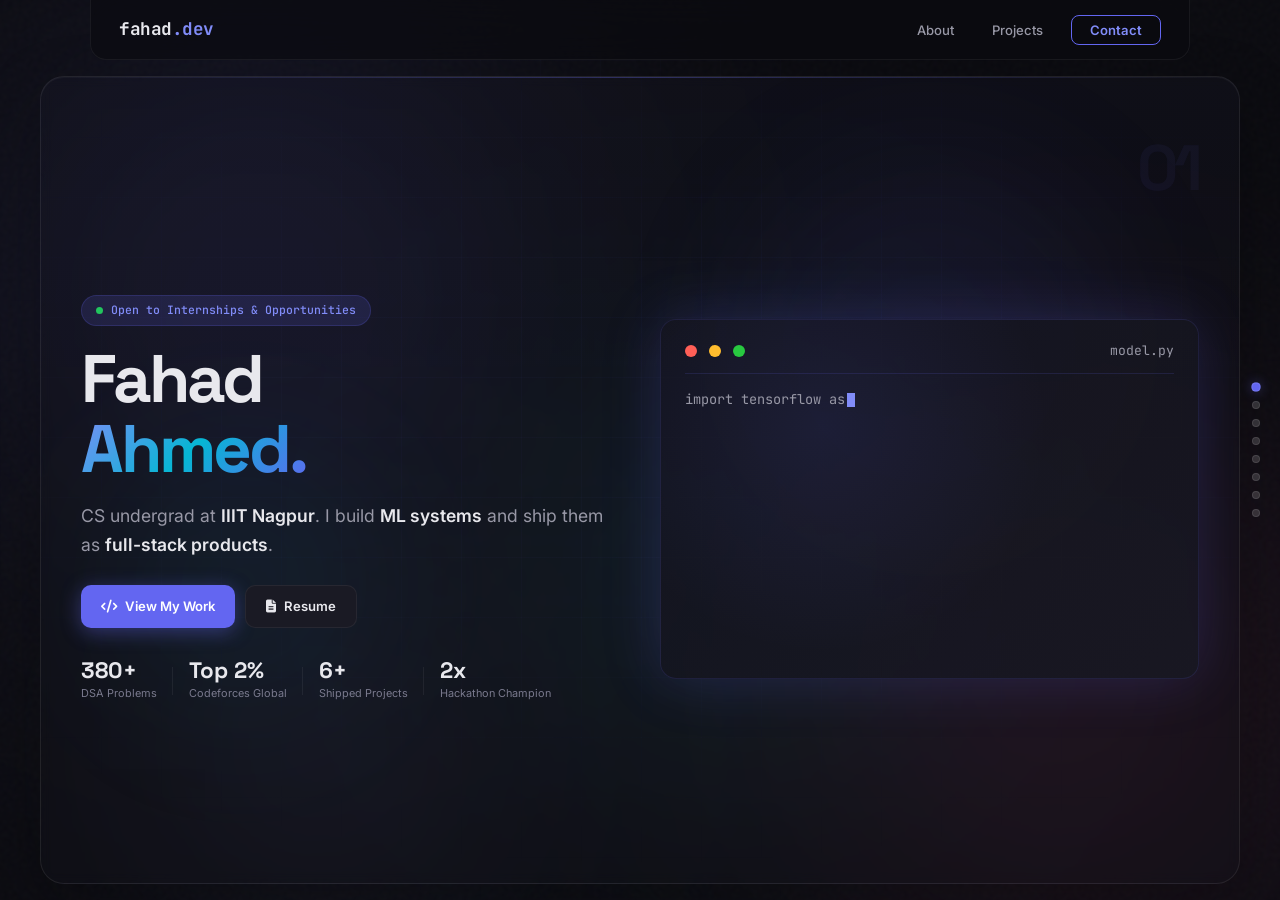
<file: index.html>
<!DOCTYPE html>
<html lang="en">
<head>
    <meta charset="UTF-8">
    <meta name="viewport" content="width=device-width, initial-scale=1.0">
    <title>Fahad Ahmed — Software Engineer & Data Scientist</title>
    <meta name="description" content="Portfolio of Fahad Ahmed — Full Stack Developer, Data Scientist, ML Engineer. IIIT Nagpur CSE '27.">
    <link rel="preconnect" href="https://fonts.googleapis.com">
    <link rel="preconnect" href="https://fonts.gstatic.com" crossorigin>
    <link href="https://fonts.googleapis.com/css2?family=Inter:wght@300;400;500;600;700;800;900&family=JetBrains+Mono:wght@400;500;600;700&family=Space+Grotesk:wght@400;500;600;700&display=swap" rel="stylesheet">
    <link rel="stylesheet" href="https://cdnjs.cloudflare.com/ajax/libs/font-awesome/6.5.1/css/all.min.css">

    <!-- ===== MODULAR STYLESHEETS ===== -->
    <!-- Tokens: design vars, reset, focus ring, reduced-motion, selection (load FIRST) -->
    <link rel="stylesheet" href="assets/css/tokens.css">
    <!-- Buttons: shared .btn component -->
    <link rel="stylesheet" href="assets/css/btn.css">
    <!-- Foundations: body, snap container, aurora, loader, navbar, page wrapper, helpers -->
    <link rel="stylesheet" href="assets/css/base.css">
    <!-- Section 01: Hero -->
    <link rel="stylesheet" href="assets/css/hero.css">
    <!-- Section 02: Experience -->
    <link rel="stylesheet" href="assets/css/experience.css">
    <!-- Section 03: Featured Projects -->
    <link rel="stylesheet" href="assets/css/projects.css">
    <!-- Section 04: Skills -->
    <link rel="stylesheet" href="assets/css/skills.css">
    <!-- Section 05: Achievements -->
    <link rel="stylesheet" href="assets/css/achievements.css">
    <!-- Section 06: Leadership -->
    <link rel="stylesheet" href="assets/css/leadership.css">
    <!-- Section 07: Credentials / Certifications -->
    <link rel="stylesheet" href="assets/css/credentials.css">
    <!-- Section 08: Contact -->
    <link rel="stylesheet" href="assets/css/contact.css">
    <!-- Responsive overrides (load last) -->
    <link rel="stylesheet" href="assets/css/responsive.css">
</head>
<body>
    <!-- Loader -->
    <div class="loader" id="loader">
        <div class="loader-cube">
            <div class="loader-cube-face"></div><div class="loader-cube-face"></div>
            <div class="loader-cube-face"></div><div class="loader-cube-face"></div>
            <div class="loader-cube-face"></div><div class="loader-cube-face"></div>
        </div>
        <div class="loader-terminal">
            <div class="loader-line">> loading modules...        <span class="status">[done]</span></div>
            <div class="loader-line">> initializing neural net... <span class="status">[done]</span></div>
            <div class="loader-line">> compiling portfolio...     <span class="status">[done]</span></div>
            <div class="loader-line">> fahad.dev ready</div>
        </div>
        <div class="loader-percent" id="loaderPercent">0%</div>
    </div>

    <div class="cursor-glow" id="cursorGlow"></div>

    <!-- Dynamic aurora background -->
    <div class="aurora-bg" aria-hidden="true">
        <div class="aurora-grid"></div>
        <div class="aurora-blob cyan"></div>
        <div class="aurora-blob violet"></div>
        <div class="aurora-noise"></div>
    </div>
    <div class="particles" id="particles"></div>
    <div class="page-dots" id="pageDots"></div>

    <!-- NAV -->
    <nav id="navbar">
        <a href="#hero" class="nav-logo">fahad<span>.dev</span></a>
        <ul class="nav-links">
            <li><a href="about.html">About</a></li>
            <li><a href="projects.html">Projects</a></li>
            <li><a href="#contact" class="nav-cta">Contact</a></li>
        </ul>
        <button class="hamburger" id="hamburger" type="button" aria-label="Open menu" aria-expanded="false" aria-controls="mobileNav">
            <span></span><span></span><span></span>
        </button>
    </nav>

    <div class="mobile-nav" id="mobileNav">
        <a href="about.html">About</a>
        <a href="projects.html">Projects</a>
        <a href="#contact" onclick="closeMobile()">Contact</a>
    </div>

    <!-- ===== SNAP SCROLL CONTAINER ===== -->
    <div id="snapContainer">

    <!-- ===== PAGE 1: HERO ===== -->
    <div class="page" id="hero">
        <div class="page-inner">
            <div class="hero-grid-bg"></div>
            <div class="hero-orb hero-orb-1"></div>
            <div class="hero-orb hero-orb-2"></div>
            <div class="section-number">01</div>
            <div class="hero-wrapper">
                <div class="hero-content">
                    <div class="hero-badge reveal">
                        <span class="pulse"></span> Open to Internships & Opportunities
                    </div>
                    <h1 class="hero-name reveal reveal-delay-1">
                        Fahad<br><span class="gradient">Ahmed.</span>
                    </h1>
                    <p class="hero-subtitle reveal reveal-delay-2">
                        CS undergrad at <strong>IIIT Nagpur</strong>. I build <strong>ML systems</strong> and ship them as <strong>full-stack products</strong>.
                    </p>
                    <div class="hero-actions reveal reveal-delay-3">
                        <a href="projects.html" class="btn btn-primary"><i class="fas fa-code"></i> View My Work</a>
                        <a href="https://drive.google.com/file/d/1aNGDsYDiSae9kLmaMQL43LgjvgnbUSmO/view?usp=drive_link" target="_blank" class="btn btn-secondary"><i class="fas fa-file-alt"></i> Resume</a>
                    </div>
                    <div class="hero-stats reveal reveal-delay-4">
                        <div class="hero-stat">
                            <div class="hero-stat-value" data-count="450">0+</div>
                            <div class="hero-stat-label">DSA Problems</div>
                        </div>
                        <div class="hero-stat">
                            <div class="hero-stat-value">Top 2%</div>
                            <div class="hero-stat-label">Codeforces Global</div>
                        </div>
                        <div class="hero-stat">
                            <div class="hero-stat-value" data-count="8">0+</div>
                            <div class="hero-stat-label">Shipped Projects</div>
                        </div>
                        <div class="hero-stat">
                            <div class="hero-stat-value">2x</div>
                            <div class="hero-stat-label">Hackathon Champion</div>
                        </div>
                    </div>
                </div>
                <div class="hero-code-widget reveal reveal-delay-3">
                    <div class="code-header">
                        <span class="code-dot red"></span>
                        <span class="code-dot yellow"></span>
                        <span class="code-dot green"></span>
                        <span class="code-filename" id="codeFilename">main.py</span>
                    </div>
                    <div class="code-content" id="codeContent"></div>
                </div>
            </div>
        </div>
    </div>

    <!-- ===== PAGE 2: EXPERIENCE ===== -->
    <div class="page" id="experience">
        <div class="page-inner">
            <div class="section-number">02</div>
            <div class="section-label reveal">Experience</div>
            <h2 class="section-title reveal">Where I've worked.</h2>
            <div class="exp-wrapper reveal">
                <!-- Card 1: Algo University -->
                <div class="exp-card">
                    <div class="exp-top">
                        <div class="exp-company-badge">
                            <div class="exp-company-icon"><i class="fas fa-graduation-cap"></i></div>
                            <div>
                                <div class="exp-company-name">Algo University</div>
                                <div class="exp-company-sub">EdTech · Remote</div>
                            </div>
                        </div>
                        <div class="exp-period-badge">May 2025 — Jul 2025</div>
                    </div>

                    <div class="exp-role">Software Development Extern</div>
                    <div class="exp-type-tag">Internship / Externship</div>

                    <div class="exp-divider"></div>

                    <p class="exp-desc">
                        Shipped CodeClash — a production competitive-programming judge used by 500+ students. Three-tier system: React frontend, Express REST layer, Docker-sandboxed compiler on AWS EC2 with JWT auth and RBAC. Dual AI mentoring via Groq LLaMA 3.3 70B + Gemini. 2-second sandboxed exec limit for C++, Python, Java.
                    </p>

                    <div class="exp-stats-strip">
                        <div class="exp-stat-item">
                            <div class="exp-stat-icon bg-accent"><i class="fas fa-server"></i></div>
                            <div>
                                <div class="exp-stat-num">23</div>
                                <div class="exp-stat-lbl">REST Endpoints</div>
                            </div>
                        </div>
                        <div class="exp-stat-item">
                            <div class="exp-stat-icon bg-green"><i class="fas fa-bolt"></i></div>
                            <div>
                                <div class="exp-stat-num">2s</div>
                                <div class="exp-stat-lbl">Sandbox Exec Limit</div>
                            </div>
                        </div>
                        <div class="exp-stat-item">
                            <div class="exp-stat-icon bg-cyan"><i class="fas fa-robot"></i></div>
                            <div>
                                <div class="exp-stat-num">2 LLMs</div>
                                <div class="exp-stat-lbl">AI Mentoring Models</div>
                            </div>
                        </div>
                        <div class="exp-stat-item">
                            <div class="exp-stat-icon bg-orange"><i class="fas fa-users"></i></div>
                            <div>
                                <div class="exp-stat-num">500+</div>
                                <div class="exp-stat-lbl">Active Students</div>
                            </div>
                        </div>
                    </div>

                    <div class="exp-buttons">
                        <a href="https://code-clash-seven.vercel.app/" target="_blank" class="exp-btn-primary">
                            <i class="fas fa-external-link-alt"></i> Live Website
                        </a>
                        <a href="https://drive.google.com/file/d/1phfam616nx1uheiM0FwLC3VxW1ZNUUVp/view?usp=sharing" target="_blank" class="exp-btn-ghost">
                            <i class="fas fa-certificate"></i> Certificate
                        </a>
                    </div>
                </div>

                <!-- Card 2: TantraFiesta — promoted from Leadership to Experience -->
                <div class="exp-card">
                    <div class="exp-top">
                        <div class="exp-company-badge">
                            <div class="exp-company-icon"><i class="fas fa-crown"></i></div>
                            <div>
                                <div class="exp-company-name">TantraFiesta</div>
                                <div class="exp-company-sub">IIIT Nagpur · Annual Tech Fest</div>
                            </div>
                        </div>
                        <div class="exp-period-badge">Aug 2025 — Nov 2025</div>
                    </div>

                    <div class="exp-role">Festival Director</div>
                    <div class="exp-type-tag">Leadership / Operations</div>

                    <div class="exp-divider"></div>

                    <p class="exp-desc">
                        Led IIIT Nagpur's flagship technical festival end-to-end as CEO — 150+ member cross-functional team across sponsorships, events, design, and operations. Drove a 40% YoY growth in footfall and delivered 29+ events (including 10 hackathons across Web3, Data Science, and Quantum Computing).
                    </p>

                    <div class="exp-stats-strip">
                        <div class="exp-stat-item">
                            <div class="exp-stat-icon bg-pink"><i class="fas fa-users"></i></div>
                            <div>
                                <div class="exp-stat-num">150+</div>
                                <div class="exp-stat-lbl">Team Members Led</div>
                            </div>
                        </div>
                        <div class="exp-stat-item">
                            <div class="exp-stat-icon bg-orange"><i class="fas fa-ticket"></i></div>
                            <div>
                                <div class="exp-stat-num">2500+</div>
                                <div class="exp-stat-lbl">Attendees</div>
                            </div>
                        </div>
                        <div class="exp-stat-item">
                            <div class="exp-stat-icon bg-green"><i class="fas fa-handshake"></i></div>
                            <div>
                                <div class="exp-stat-num">25+</div>
                                <div class="exp-stat-lbl">Corporate Sponsors</div>
                            </div>
                        </div>
                        <div class="exp-stat-item">
                            <div class="exp-stat-icon bg-cyan"><i class="fas fa-calendar-check"></i></div>
                            <div>
                                <div class="exp-stat-num">29+</div>
                                <div class="exp-stat-lbl">Events Delivered</div>
                            </div>
                        </div>
                    </div>

                    <div class="exp-buttons">
                        <a href="https://www.linkedin.com/in/fahadwajidahmed/" target="_blank" class="exp-btn-primary">
                            <i class="fab fa-linkedin"></i> LinkedIn
                        </a>
                        <a href="https://www.instagram.com/tantrafiesta/" target="_blank" class="exp-btn-ghost">
                            <i class="fab fa-instagram"></i> Fest Highlights
                        </a>
                    </div>
                </div>
            </div>
        </div>
    </div>

    <!-- ===== PAGE 3: FEATURED PROJECTS ===== -->
    <div class="page" id="projects">
        <div class="page-inner">
            <div class="section-number">03</div>
            <div class="section-label reveal">Featured Work</div>
            <h2 class="section-title reveal">Selected projects.</h2>
            <div class="projects-grid">
                <div class="project-card reveal">
                    <div class="project-header">
                        <div class="project-icon bg-accent"><i class="fas fa-bolt"></i></div>
                        <div>
                            <h3>PowerGrid AI</h3>
                            <div class="subtitle">Predictive Risk Platform</div>
                        </div>
                    </div>
                    <p>AI-driven risk platform for Right-of-Way infrastructure. Computer vision on satellite imagery + ML forecasting cost overruns.</p>
                    <div class="project-impact">
                        <span class="impact-badge bg-green">↓30% Cost Overruns</span>
                        <span class="impact-badge bg-cyan">↓40% Delays</span>
                    </div>
                    <div class="project-buttons">
                        <a href="https://github.com/FahadAhmed-8/PowerGridAi" target="_blank" class="project-btn"><i class="fab fa-github"></i> GitHub</a>
                        <a href="https://www.youtube.com/watch?v=-pYT7G09H5U" target="_blank" class="project-btn project-btn-demo"><i class="fab fa-youtube"></i> Demo</a>
                    </div>
                </div>
                <div class="project-card reveal reveal-delay-1">
                    <div class="project-header">
                        <div class="project-icon bg-cyan"><i class="fas fa-laptop-code"></i></div>
                        <div>
                            <h3>CodeClash</h3>
                            <div class="subtitle">Online Judge Platform</div>
                        </div>
                    </div>
                    <p>Production judge with Docker-sandboxed execution, AI mentoring (LLaMA 3.3 + Gemini), real-time contests, and 23 REST endpoints.</p>
                    <div class="project-impact">
                        <span class="impact-badge bg-pink">AI Mentoring</span>
                        <span class="impact-badge bg-accent">Real-Time</span>
                    </div>
                    <div class="project-buttons">
                        <a href="https://github.com/FahadAhmed-8/CodeClash" target="_blank" class="project-btn"><i class="fab fa-github"></i> GitHub</a>
                        <a href="https://code-clash-seven.vercel.app/" target="_blank" class="project-btn"><i class="fas fa-external-link-alt"></i> Live Demo</a>
                    </div>
                </div>
                <div class="project-card reveal reveal-delay-2 desktop-only">
                    <div class="project-header">
                        <div class="project-icon bg-green"><i class="fas fa-eye"></i></div>
                        <div>
                            <h3>Multi-Object Tracker</h3>
                            <div class="subtitle">YOLOv8 + ByteTrack</div>
                        </div>
                    </div>
                    <p>Detects all players in sports video frames with YOLOv8, assigns persistent IDs via ByteTrack, and outputs annotated video with bounding boxes and motion trails.</p>
                    <div class="project-impact">
                        <span class="impact-badge bg-accent">Persistent IDs</span>
                        <span class="impact-badge bg-cyan">Motion Trails</span>
                    </div>
                    <div class="project-buttons">
                        <a href="https://github.com/FahadAhmed-8/Multi-Object-Tracker" target="_blank" class="project-btn"><i class="fab fa-github"></i> GitHub</a>
                        <a href="https://drive.google.com/file/d/1of4Ov8k-jp9BEJqQgLAeqdUT-0U_NTdS/view?usp=sharing" target="_blank" class="project-btn project-btn-demo"><i class="fas fa-video"></i> Output</a>
                    </div>
                </div>
                <div class="project-card reveal reveal-delay-3 desktop-only">
                    <div class="project-header">
                        <div class="project-icon bg-orange"><i class="fas fa-rocket"></i></div>
                        <div>
                            <h3>Space-Y</h3>
                            <div class="subtitle">Aerospace ML Analysis</div>
                        </div>
                    </div>
                    <p>Rocket booster landing success prediction via telemetry analysis. Full ML pipeline with interactive visualization dashboard.</p>
                    <div class="project-impact">
                        <span class="impact-badge bg-cyan">ML Prediction</span>
                        <span class="impact-badge bg-green">Live Dashboard</span>
                    </div>
                    <div class="project-buttons">
                        <a href="https://github.com/FahadAhmed-8/Space-Y-Prod-" target="_blank" class="project-btn"><i class="fab fa-github"></i> GitHub</a>
                        <a href="https://space-y-prod.onrender.com/" target="_blank" class="project-btn"><i class="fas fa-external-link-alt"></i> Live Demo</a>
                    </div>
                </div>
            </div>
            <div class="projects-footer">
                <a href="projects.html" class="view-all-btn"><i class="fas fa-th-large"></i> View All Projects <i class="fas fa-arrow-right"></i></a>
            </div>
        </div>
    </div>

    <!-- ===== PAGE 4: SKILLS ===== -->
    <div class="page" id="skills">
        <div class="page-inner">
            <div class="section-number">04</div>
            <div class="section-label reveal">Skills</div>
            <h2 class="section-title reveal">My toolkit.</h2>

            <div class="skills-filter reveal">
                <button class="filter-chip active" data-filter="all">All</button>
                <button class="filter-chip" data-filter="lang">Languages</button>
                <button class="filter-chip" data-filter="ml">AI / ML</button>
                <button class="filter-chip" data-filter="web">Web Dev</button>
                <button class="filter-chip" data-filter="db">Databases</button>
                <button class="filter-chip" data-filter="devops">DevOps</button>
                <button class="filter-chip" data-filter="viz">Data Viz</button>
            </div>

            <div class="skills-grid">
                <div class="skill-box reveal" data-cat="lang">
                    <div class="skill-box-header">
                        <div class="skill-box-icon"><i class="fas fa-code"></i></div>
                        <div class="skill-box-title">Languages</div>
                        <div class="skill-box-count">7 skills</div>
                    </div>
                    <div class="skill-row"><span class="name">Python</span><div class="skill-bar"><div class="skill-bar-fill" style="--lvl:95%"></div></div></div>
                    <div class="skill-row"><span class="name">C/C++</span><div class="skill-bar"><div class="skill-bar-fill" style="--lvl:90%"></div></div></div>
                    <div class="skill-row"><span class="name">JavaScript</span><div class="skill-bar"><div class="skill-bar-fill" style="--lvl:82%"></div></div></div>
                    <div class="skill-row"><span class="name">TypeScript</span><div class="skill-bar"><div class="skill-bar-fill" style="--lvl:75%"></div></div></div>
                    <div class="skill-row"><span class="name">Java</span><div class="skill-bar"><div class="skill-bar-fill" style="--lvl:72%"></div></div></div>
                    <div class="skill-row"><span class="name">SQL</span><div class="skill-bar"><div class="skill-bar-fill" style="--lvl:80%"></div></div></div>
                    <div class="skill-row"><span class="name">R</span><div class="skill-bar"><div class="skill-bar-fill" style="--lvl:45%"></div></div></div>
                </div>

                <div class="skill-box reveal reveal-delay-1" data-cat="ml">
                    <div class="skill-box-header">
                        <div class="skill-box-icon"><i class="fas fa-brain"></i></div>
                        <div class="skill-box-title">AI / ML</div>
                        <div class="skill-box-count">8 skills</div>
                    </div>
                    <div class="skill-row"><span class="name">Scikit-learn</span><div class="skill-bar"><div class="skill-bar-fill" style="--lvl:92%"></div></div></div>
                    <div class="skill-row"><span class="name">TensorFlow</span><div class="skill-bar"><div class="skill-bar-fill" style="--lvl:88%"></div></div></div>
                    <div class="skill-row"><span class="name">Pandas</span><div class="skill-bar"><div class="skill-bar-fill" style="--lvl:94%"></div></div></div>
                    <div class="skill-row"><span class="name">NumPy</span><div class="skill-bar"><div class="skill-bar-fill" style="--lvl:92%"></div></div></div>
                    <div class="skill-row"><span class="name">XGBoost</span><div class="skill-bar"><div class="skill-bar-fill" style="--lvl:75%"></div></div></div>
                    <div class="skill-row"><span class="name">PyTorch</span><div class="skill-bar"><div class="skill-bar-fill" style="--lvl:68%"></div></div></div>
                    <div class="skill-row"><span class="name">OpenCV</span><div class="skill-bar"><div class="skill-bar-fill" style="--lvl:70%"></div></div></div>
                    <div class="skill-row"><span class="name">SciPy</span><div class="skill-bar"><div class="skill-bar-fill" style="--lvl:50%"></div></div></div>
                </div>

                <div class="skill-box reveal reveal-delay-2" data-cat="web">
                    <div class="skill-box-header">
                        <div class="skill-box-icon"><i class="fas fa-globe"></i></div>
                        <div class="skill-box-title">Web Dev</div>
                        <div class="skill-box-count">7 skills</div>
                    </div>
                    <div class="skill-row"><span class="name">React.js</span><div class="skill-bar"><div class="skill-bar-fill" style="--lvl:92%"></div></div></div>
                    <div class="skill-row"><span class="name">Node.js</span><div class="skill-bar"><div class="skill-bar-fill" style="--lvl:82%"></div></div></div>
                    <div class="skill-row"><span class="name">Express</span><div class="skill-bar"><div class="skill-bar-fill" style="--lvl:82%"></div></div></div>
                    <div class="skill-row"><span class="name">Flask</span><div class="skill-bar"><div class="skill-bar-fill" style="--lvl:85%"></div></div></div>
                    <div class="skill-row"><span class="name">Next.js</span><div class="skill-bar"><div class="skill-bar-fill" style="--lvl:68%"></div></div></div>
                    <div class="skill-row"><span class="name">REST APIs</span><div class="skill-bar"><div class="skill-bar-fill" style="--lvl:88%"></div></div></div>
                    <div class="skill-row"><span class="name">Tailwind</span><div class="skill-bar"><div class="skill-bar-fill" style="--lvl:78%"></div></div></div>
                </div>

                <div class="skill-box reveal reveal-delay-1" data-cat="db">
                    <div class="skill-box-header">
                        <div class="skill-box-icon"><i class="fas fa-database"></i></div>
                        <div class="skill-box-title">Databases</div>
                        <div class="skill-box-count">5 skills</div>
                    </div>
                    <div class="skill-row"><span class="name">MongoDB</span><div class="skill-bar"><div class="skill-bar-fill" style="--lvl:85%"></div></div></div>
                    <div class="skill-row"><span class="name">MySQL</span><div class="skill-bar"><div class="skill-bar-fill" style="--lvl:80%"></div></div></div>
                    <div class="skill-row"><span class="name">Supabase</span><div class="skill-bar"><div class="skill-bar-fill" style="--lvl:68%"></div></div></div>
                    <div class="skill-row"><span class="name">Firebase</span><div class="skill-bar"><div class="skill-bar-fill" style="--lvl:60%"></div></div></div>
                    <div class="skill-row"><span class="name">SQLite</span><div class="skill-bar"><div class="skill-bar-fill" style="--lvl:65%"></div></div></div>
                </div>

                <div class="skill-box reveal reveal-delay-2" data-cat="devops">
                    <div class="skill-box-header">
                        <div class="skill-box-icon"><i class="fas fa-tools"></i></div>
                        <div class="skill-box-title">DevOps & Tools</div>
                        <div class="skill-box-count">6 skills</div>
                    </div>
                    <div class="skill-row"><span class="name">Git</span><div class="skill-bar"><div class="skill-bar-fill" style="--lvl:90%"></div></div></div>
                    <div class="skill-row"><span class="name">GitHub</span><div class="skill-bar"><div class="skill-bar-fill" style="--lvl:92%"></div></div></div>
                    <div class="skill-row"><span class="name">Docker</span><div class="skill-bar"><div class="skill-bar-fill" style="--lvl:72%"></div></div></div>
                    <div class="skill-row"><span class="name">AWS</span><div class="skill-bar"><div class="skill-bar-fill" style="--lvl:62%"></div></div></div>
                    <div class="skill-row"><span class="name">Jupyter</span><div class="skill-bar"><div class="skill-bar-fill" style="--lvl:88%"></div></div></div>
                    <div class="skill-row"><span class="name">Colab</span><div class="skill-bar"><div class="skill-bar-fill" style="--lvl:86%"></div></div></div>
                </div>

                <div class="skill-box reveal reveal-delay-3" data-cat="viz">
                    <div class="skill-box-header">
                        <div class="skill-box-icon"><i class="fas fa-chart-bar"></i></div>
                        <div class="skill-box-title">Data Viz</div>
                        <div class="skill-box-count">5 skills</div>
                    </div>
                    <div class="skill-row"><span class="name">Matplotlib</span><div class="skill-bar"><div class="skill-bar-fill" style="--lvl:88%"></div></div></div>
                    <div class="skill-row"><span class="name">Seaborn</span><div class="skill-bar"><div class="skill-bar-fill" style="--lvl:85%"></div></div></div>
                    <div class="skill-row"><span class="name">Plotly</span><div class="skill-bar"><div class="skill-bar-fill" style="--lvl:70%"></div></div></div>
                    <div class="skill-row"><span class="name">Tableau</span><div class="skill-bar"><div class="skill-bar-fill" style="--lvl:45%"></div></div></div>
                    <div class="skill-row"><span class="name">Power BI</span><div class="skill-bar"><div class="skill-bar-fill" style="--lvl:42%"></div></div></div>
                </div>
            </div>
        </div>
    </div>

    <!-- ===== PAGE 5: ACHIEVEMENTS ===== -->
    <div class="page" id="achievements">
        <div class="page-inner">
            <div class="section-number">05</div>
            <div class="section-label reveal">Achievements</div>
            <h2 class="section-title reveal">Competitive edge.</h2>
            <div class="achievements-grid">
                <div class="ach-card featured reveal">
                    <div class="ach-icon bg-orange"><i class="fas fa-trophy"></i></div>
                    <div>
                        <h4>2x Hackathon Champion</h4>
                        <p>1st Place — Sellathon (2024) & Designathon (2025), E-Summit IIIT Nagpur</p>
                    </div>
                </div>
                <div class="ach-card reveal reveal-delay-1">
                    <div class="ach-icon bg-green"><i class="fas fa-star"></i></div>
                    <div>
                        <h4>3-Star CodeChef (1648)</h4>
                        <p>Global Rank 93 · Consistent performer</p>
                    </div>
                </div>
                <div class="ach-card reveal reveal-delay-1">
                    <div class="ach-icon bg-accent"><i class="fas fa-ranking-star"></i></div>
                    <div>
                        <h4>Top 2% — Codeforces</h4>
                        <p>Rank 844 / 44,000+ · Specialist (1489)</p>
                    </div>
                </div>
                <div class="ach-card reveal reveal-delay-2">
                    <div class="ach-icon bg-cyan"><i class="fas fa-fire"></i></div>
                    <div>
                        <h4>450+ DSA Problems</h4>
                        <p>125+ day streak · Deep foundation</p>
                    </div>
                </div>
                <div class="ach-card reveal reveal-delay-2">
                    <div class="ach-icon bg-pink"><i class="fas fa-award"></i></div>
                    <div>
                        <h4>Merit Scholarship</h4>
                        <p>₹25,000 · Academic excellence</p>
                    </div>
                </div>
            </div>
            <!-- Coding-profiles marquee removed: platform stats already live in the
                 achievement cards above and the social bar on the Contact page. -->
        </div>
    </div>

    <!-- ===== PAGE 6: LEADERSHIP ===== -->
    <div class="page" id="leadership">
        <div class="page-inner">
            <div class="section-number">06</div>
            <div class="section-label reveal">Leadership</div>
            <h2 class="section-title reveal">Beyond the code.</h2>
            <!-- TantraFiesta moved up to the Experience section. This page now
                 highlights the supporting club roles only. -->
            <div class="leadership-marquee-section reveal">
                <h3>Roles Held</h3>
                <div class="marquee-wrapper leadership-marquee">
                    <div class="marquee-track">
                        <div class="lead-card" data-color="cyan"><div class="role">Co-Head, Probe Club</div><div class="org">Media & Photography — IIIT Nagpur</div><div class="period">Aug 2024 — May 2025</div><div class="highlights"><span>40+ Members</span><span>Media Strategy</span></div></div>
                        <div class="lead-card" data-color="orange"><div class="role">Corporate Relations Lead</div><div class="org">D-Taraxia — IIIT Nagpur</div><div class="period">Oct 2023 — May 2024</div><div class="highlights"><span>Sponsorships</span><span>Biz Dev</span></div></div>
                        <div class="lead-card" data-color="pink"><div class="role">Content & Anchoring Lead</div><div class="org">Orator Club — IIIT Nagpur</div><div class="period">Aug 2024 — Apr 2025</div><div class="highlights"><span>Event Hosting</span><span>Workshops</span></div></div>
                        <div class="lead-card" data-color="green"><div class="role">Social Media Manager</div><div class="org">Crescendo — Music Club</div><div class="period">Oct 2023 — May 2024</div><div class="highlights"><span>Content Strategy</span><span>Community</span></div></div>
                        <!-- duplicate set for infinite scroll -->
                        <div class="lead-card" data-color="cyan"><div class="role">Co-Head, Probe Club</div><div class="org">Media & Photography — IIIT Nagpur</div><div class="period">Aug 2024 — May 2025</div><div class="highlights"><span>40+ Members</span><span>Media Strategy</span></div></div>
                        <div class="lead-card" data-color="orange"><div class="role">Corporate Relations Lead</div><div class="org">D-Taraxia — IIIT Nagpur</div><div class="period">Oct 2023 — May 2024</div><div class="highlights"><span>Sponsorships</span><span>Biz Dev</span></div></div>
                        <div class="lead-card" data-color="pink"><div class="role">Content & Anchoring Lead</div><div class="org">Orator Club — IIIT Nagpur</div><div class="period">Aug 2024 — Apr 2025</div><div class="highlights"><span>Event Hosting</span><span>Workshops</span></div></div>
                        <div class="lead-card" data-color="green"><div class="role">Social Media Manager</div><div class="org">Crescendo — Music Club</div><div class="period">Oct 2023 — May 2024</div><div class="highlights"><span>Content Strategy</span><span>Community</span></div></div>
                    </div>
                </div>
            </div>
        </div>
    </div>

    <!-- ===== PAGE 7: CREDENTIALS ===== -->
    <div class="page" id="certifications">
        <div class="page-inner">
            <div class="section-number">07</div>
            <div class="section-label reveal">Credentials</div>
            <h2 class="section-title reveal">Certified expertise.</h2>
            <div class="cert-stats reveal">
                <div class="cert-stat"><div class="num">13+</div><div class="label">Courses Completed</div></div>
                <div class="cert-stat"><div class="num">2</div><div class="label">Specializations</div></div>
                <div class="cert-stat"><div class="num">450+</div><div class="label">Learning Hours</div></div>
                <div class="cert-stat"><div class="num">100%</div><div class="label">Verified Online</div></div>
            </div>
            <div class="certs-grid">
                <div class="cert-card reveal">
                    <div class="cert-header">
                        <div class="cert-icon bg-accent"><i class="fas fa-certificate"></i></div>
                        <div>
                            <h4>IBM Data Science Professional</h4>
                            <div class="issuer">IBM · Coursera</div>
                        </div>
                    </div>
                    <p class="cert-desc">
                        10-course program covering Python, SQL, data analysis, visualization, machine learning, and applied data science capstone projects.
                    </p>
                    <div class="cert-tags">
                        <span class="cert-tag">10 Courses</span>
                        <span class="cert-tag">Python · SQL</span>
                        <span class="cert-tag">ML Capstone</span>
                    </div>
                    <div class="cert-actions">
                        <a href="https://coursera.org/share/f4a0fab5bbbf820e196aa5603ef55d83" target="_blank" class="cert-btn primary">
                            <i class="fas fa-certificate"></i> View Certificate
                        </a>
                        <a href="https://github.com/FahadAhmed-8/IBM-Data-Science" target="_blank" class="cert-btn secondary">
                            <i class="fab fa-github"></i> Projects
                        </a>
                    </div>
                </div>
                <div class="cert-card reveal reveal-delay-1">
                    <div class="cert-header">
                        <div class="cert-icon bg-cyan"><i class="fas fa-certificate"></i></div>
                        <div>
                            <h4>Machine Learning Specialization</h4>
                            <div class="issuer">Stanford Online · Andrew Ng</div>
                        </div>
                    </div>
                    <p class="cert-desc">
                        Stanford's flagship ML program covering supervised learning, neural networks, decision trees, recommender systems, and reinforcement learning.
                    </p>
                    <div class="cert-tags">
                        <span class="cert-tag">3 Courses</span>
                        <span class="cert-tag">Neural Networks</span>
                        <span class="cert-tag">Reinforcement Learning</span>
                    </div>
                    <div class="cert-actions">
                        <a href="https://coursera.org/share/4c5891f548fd6c514bd60eec1cffee8c" target="_blank" class="cert-btn primary">
                            <i class="fas fa-certificate"></i> View Certificate
                        </a>
                        <a href="https://github.com/FahadAhmed-8/Stanford-ML-Specialization" target="_blank" class="cert-btn secondary">
                            <i class="fab fa-github"></i> Projects
                        </a>
                    </div>
                </div>
            </div>
            <div class="learning-strip reveal reveal-delay-2">
                <div class="ls-left">
                    <div class="ls-icon"><i class="fa-solid fa-graduation-cap"></i></div>
                    <div>
                        <div class="ls-title">Continuous Learning Track</div>
                        <div class="ls-sub">Currently studying — DSA, System Design, MLOps & GenAI</div>
                    </div>
                </div>
                <div class="learning-pills">
                    <span class="learning-pill">DeepLearning.AI</span>
                    <span class="learning-pill">Coursera</span>
                    <span class="learning-pill">Stanford Online</span>
                    <span class="learning-pill">IBM SkillsBuild</span>
                    <span class="learning-pill">NPTEL</span>
                </div>
            </div>
        </div>
    </div>

    <!-- ===== PAGE 8: CONTACT ===== -->
    <div class="page" id="contact">
        <div class="page-inner">
            <div class="section-number">08</div>
            <div class="contact-wrapper">
                <div class="contact-left reveal-left">
                    <div class="section-label reveal" style="margin-bottom: 14px;">Contact</div>
                    <div class="contact-badge reveal reveal-delay-1">
                        <span class="pulse"></span> Open to Internships — 2026
                    </div>
                    <h2 class="contact-heading reveal reveal-delay-2">
                        Let's build<br>something<br><span class="gradient">together.</span>
                    </h2>
                    <p class="contact-sub reveal reveal-delay-3">
                        I'm actively seeking internship opportunities where I can ship real code, learn fast, and grow. If you think I'd be a good fit — <strong>my inbox is always open</strong>.
                    </p>
                    <div class="contact-tags reveal reveal-delay-3">
                        <span class="contact-tag">Software Development</span>
                        <span class="contact-tag">Data Science</span>
                        <span class="contact-tag">Machine Learning</span>
                    </div>
                    <div class="contact-social reveal reveal-delay-4">
                        <a href="https://github.com/FahadAhmed-8" target="_blank" class="social-icon" title="GitHub"><i class="fa-brands fa-github"></i></a>
                        <a href="https://www.linkedin.com/in/fahadwajidahmed/" target="_blank" class="social-icon" title="LinkedIn"><i class="fa-brands fa-linkedin-in"></i></a>
                        <a href="https://leetcode.com/u/fhd_got_adhd_303/" target="_blank" class="social-icon social-icon-img" title="LeetCode"><img src="assets/img/leetcode.svg" alt="LeetCode" width="26" height="26"></a>
                        <a href="https://codolio.com/profile/FahadAhmed" target="_blank" class="social-icon social-icon-img" title="Codolio"><img src="assets/img/codolio.svg" alt="Codolio" width="26" height="26"></a>
                        <a href="https://www.codechef.com/users/gaze_rain_47" target="_blank" class="social-icon social-icon-img" title="CodeChef"><img src="assets/img/codechef.svg" alt="CodeChef" width="26" height="26"></a>
                        <a href="https://codeforces.com/profile/Talwar-baaz-fhd" target="_blank" class="social-icon social-icon-img" title="Codeforces"><img src="assets/img/codeforces.svg" alt="Codeforces" width="26" height="26"></a>
                    </div>
                </div>
                <div class="contact-right reveal-right">
                    <a href="mailto:fahadahmedgulamulrehman@gmail.com" class="contact-card reveal">
                        <div class="c-icon bg-accent"><i class="fas fa-envelope"></i></div>
                        <div>
                            <div class="c-label">Primary Email</div>
                            <div class="c-value">fahadahmedgulamulrehman@gmail.com</div>
                        </div>
                    </a>
                    <a href="tel:+919977352408" class="contact-card reveal reveal-delay-1">
                        <div class="c-icon bg-green"><i class="fas fa-phone"></i></div>
                        <div>
                            <div class="c-label">Phone</div>
                            <div class="c-value">+91 99773 52408</div>
                        </div>
                    </a>
                    <a href="mailto:bt23csd035@iiitn.ac.in" class="contact-card reveal reveal-delay-2">
                        <div class="c-icon bg-cyan"><i class="fas fa-university"></i></div>
                        <div>
                            <div class="c-label">Institute Email</div>
                            <div class="c-value">bt23csd035@iiitn.ac.in</div>
                        </div>
                    </a>
                </div>
            </div>
            <div class="contact-footer">
                <span>Designed & Built by <a href="https://github.com/FahadAhmed-8" target="_blank">Fahad Ahmed</a></span>
                <span>© 2026</span>
            </div>
        </div>
    </div>

    </div><!-- end #snapContainer -->

    <!-- ===== APP LOGIC =====
         All interactive behaviour lives in a single module:
         loader, navbar scroll/active state, mobile menu, cursor glow,
         particles, page dots, reveal observer, code typer, counters. -->
    <script src="assets/js/main.js"></script>
</body>
</html>
</file>
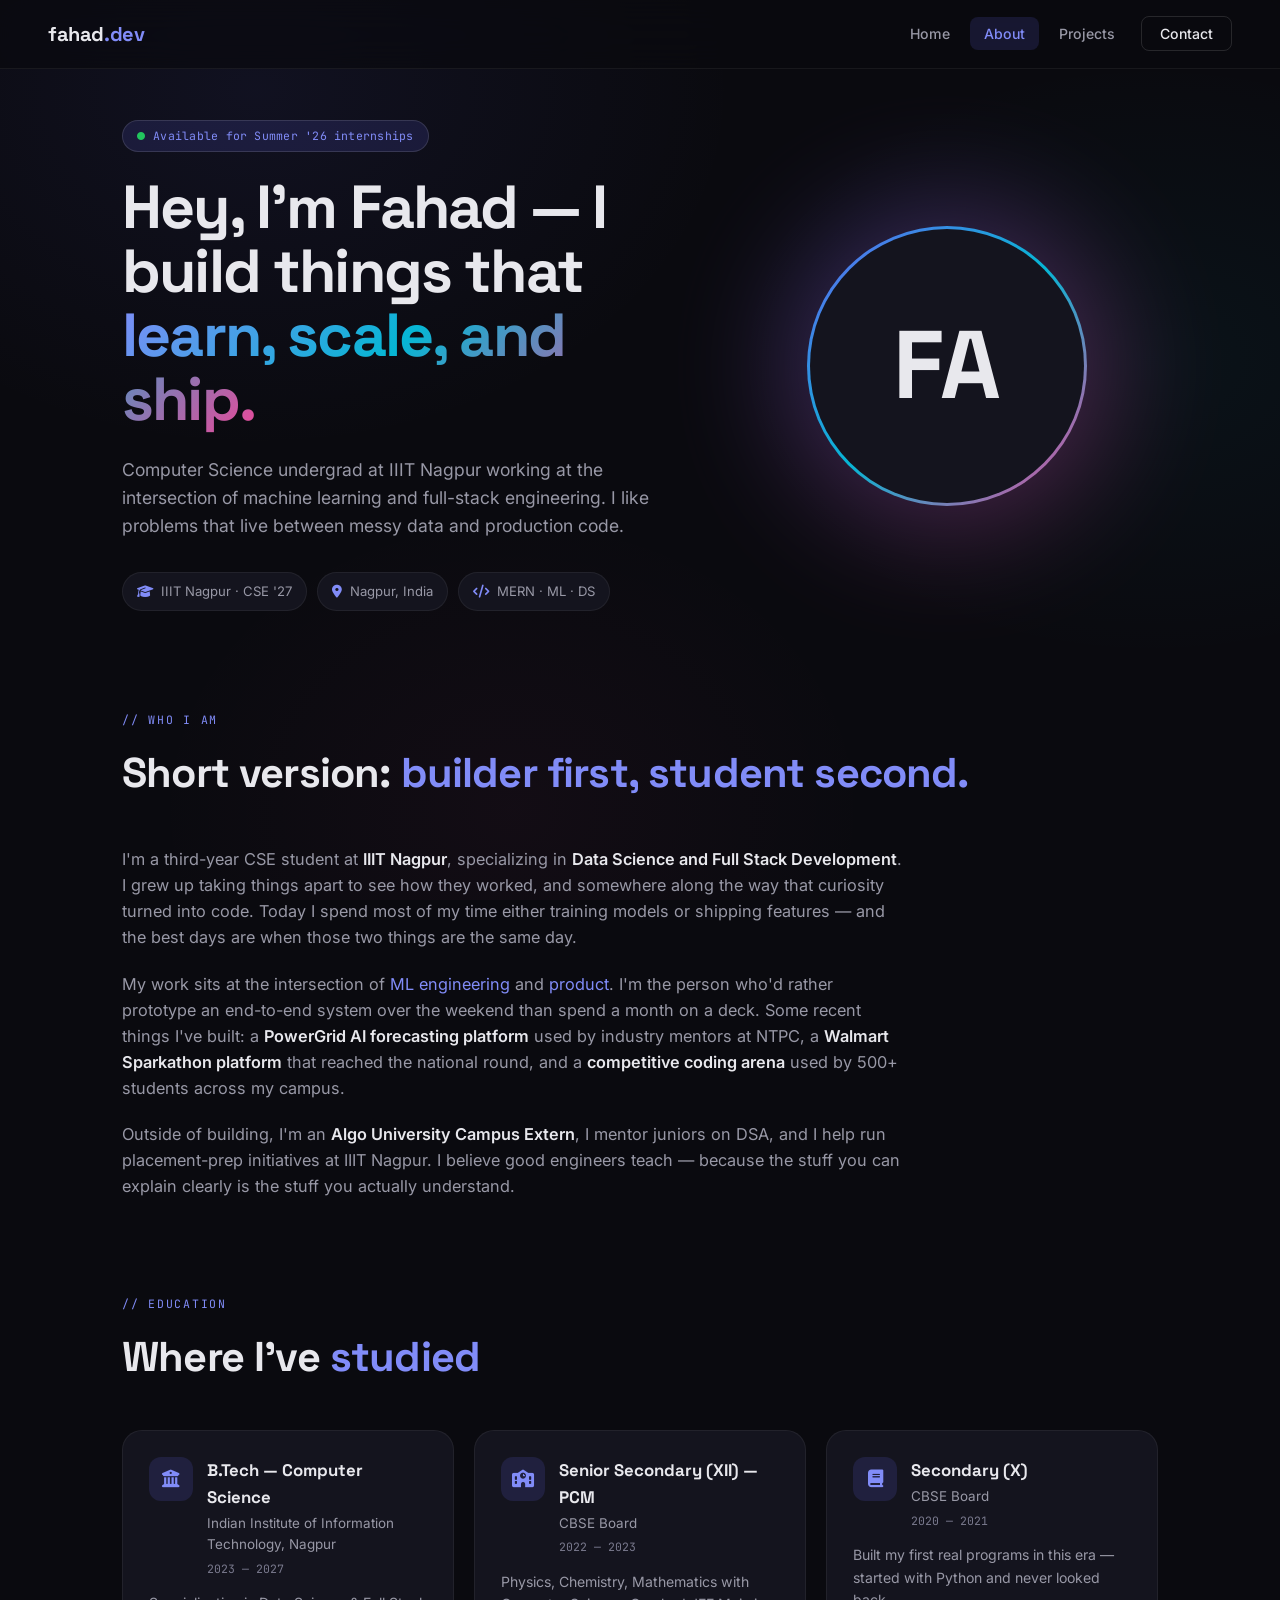
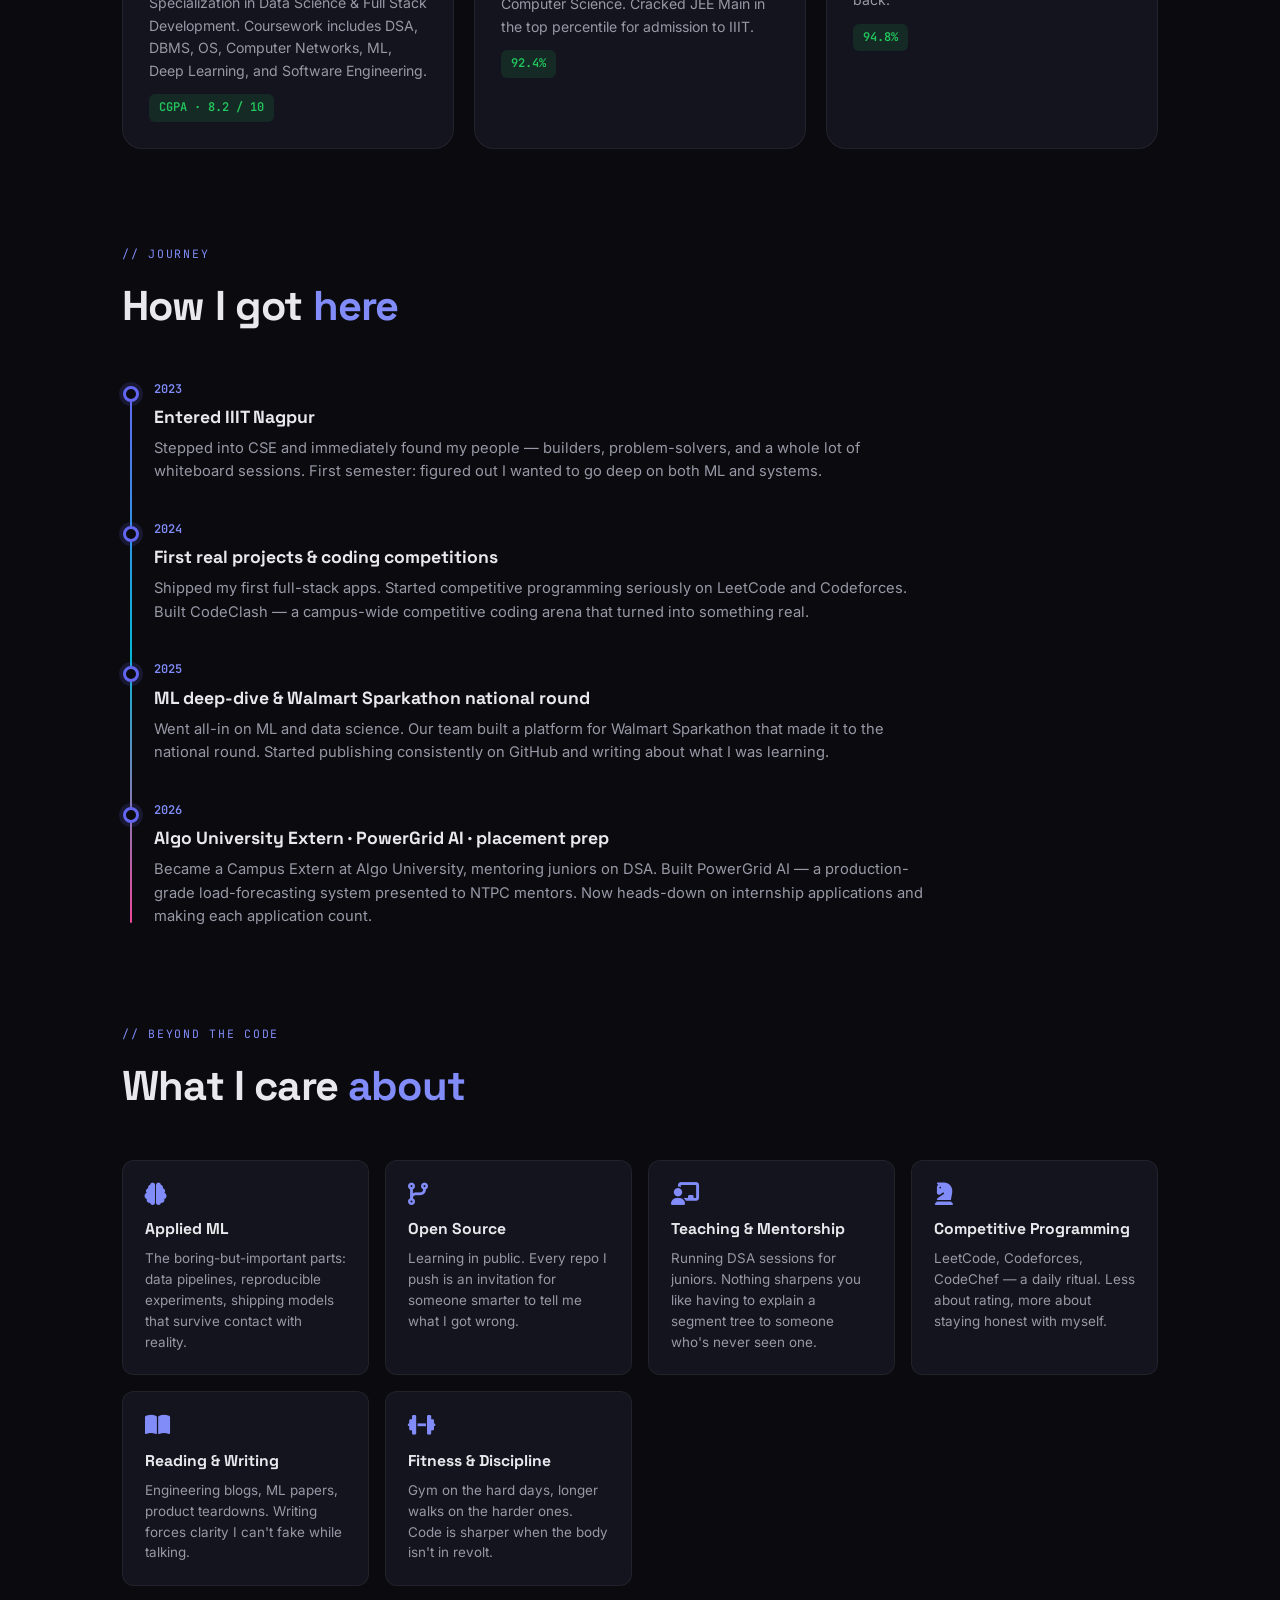
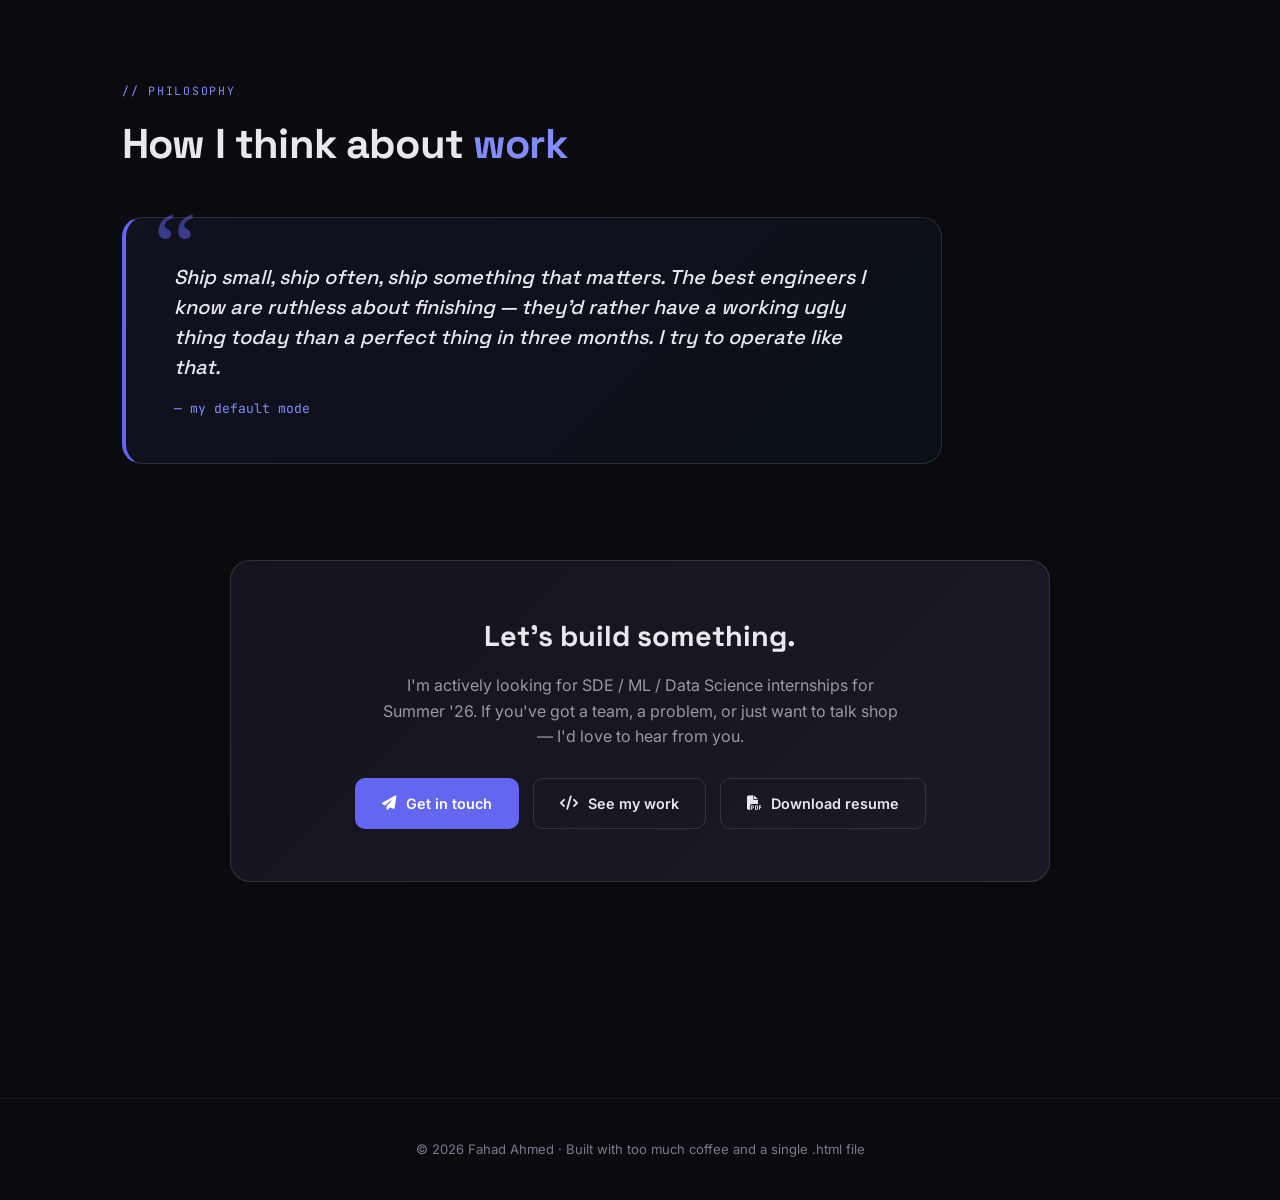
<file: about.html>
<!DOCTYPE html>
<html lang="en">
<head>
    <meta charset="UTF-8">
    <meta name="viewport" content="width=device-width, initial-scale=1.0">
    <title>About — Fahad Ahmed</title>
    <meta name="description" content="About Fahad Ahmed — CS undergrad at IIIT Nagpur, builder at the intersection of ML and full-stack engineering.">
    <link rel="preconnect" href="https://fonts.googleapis.com">
    <link rel="preconnect" href="https://fonts.gstatic.com" crossorigin>
    <link href="https://fonts.googleapis.com/css2?family=Inter:wght@300;400;500;600;700;800;900&family=JetBrains+Mono:wght@400;500;600;700&family=Space+Grotesk:wght@400;500;600;700&display=swap" rel="stylesheet">
    <link rel="stylesheet" href="https://cdnjs.cloudflare.com/ajax/libs/font-awesome/6.5.1/css/all.min.css">
    <!-- Shared tokens (design vars, reset, focus ring, reduced-motion, ::selection) -->
    <link rel="stylesheet" href="assets/css/tokens.css">
    <style>
        html { scroll-behavior: smooth; }
        body {
            font-family: var(--font-body);
            background: var(--bg-primary);
            color: var(--text-primary);
            line-height: 1.6;
            -webkit-font-smoothing: antialiased;
            overflow-x: hidden;
            background-image:
                radial-gradient(ellipse 800px 600px at 20% 10%, rgba(99, 102, 241, 0.08), transparent 60%),
                radial-gradient(ellipse 700px 500px at 90% 40%, rgba(6, 182, 212, 0.05), transparent 60%),
                radial-gradient(ellipse 600px 500px at 40% 90%, rgba(236, 72, 153, 0.04), transparent 60%);
            background-attachment: fixed;
        }

        /* Navbar */
        nav {
            position: fixed;
            top: 0; left: 0; right: 0;
            z-index: 100;
            padding: 18px 48px;
            display: flex;
            justify-content: space-between;
            align-items: center;
            background: rgba(10, 10, 15, 0.72);
            backdrop-filter: blur(18px) saturate(140%);
            -webkit-backdrop-filter: blur(18px) saturate(140%);
            border-bottom: 1px solid var(--border);
        }
        .nav-logo {
            font-family: var(--font-heading);
            font-size: 1.25rem;
            font-weight: 700;
            color: var(--text-primary);
            text-decoration: none;
            letter-spacing: -0.02em;
        }
        .nav-logo span { color: var(--accent-light); }
        .nav-links {
            display: flex;
            gap: 6px;
            list-style: none;
            align-items: center;
        }
        .nav-links a {
            color: var(--text-secondary);
            text-decoration: none;
            font-size: 0.88rem;
            font-weight: 500;
            padding: 8px 14px;
            border-radius: 8px;
            transition: var(--transition);
        }
        .nav-links a:hover { color: var(--text-primary); background: rgba(255,255,255,0.04); }
        .nav-links a.active { color: var(--accent-light); background: var(--accent-dim); }
        .nav-cta {
            border: 1px solid var(--border-hover) !important;
            color: var(--text-primary) !important;
            padding: 8px 18px !important;
            margin-left: 6px;
        }
        .nav-cta:hover {
            background: var(--accent) !important;
            border-color: var(--accent) !important;
            color: #fff !important;
        }

        main { padding-top: 120px; padding-bottom: 120px; }
        .container { max-width: 1100px; margin: 0 auto; padding: 0 32px; }

        /* Hero */
        .about-hero {
            display: grid;
            grid-template-columns: 1.3fr 1fr;
            gap: 64px;
            align-items: center;
            margin-bottom: 100px;
        }
        .eyebrow {
            display: inline-flex;
            align-items: center;
            gap: 8px;
            padding: 6px 14px;
            border: 1px solid var(--border-hover);
            border-radius: 999px;
            font-family: var(--font-mono);
            font-size: 0.72rem;
            color: var(--accent-light);
            background: var(--accent-dim);
            margin-bottom: 24px;
            letter-spacing: 0.02em;
        }
        .eyebrow i { font-size: 0.7rem; }
        h1 {
            font-family: var(--font-heading);
            font-size: clamp(2.4rem, 5vw, 3.8rem);
            font-weight: 800;
            line-height: 1.05;
            letter-spacing: -0.03em;
            margin-bottom: 24px;
        }
        h1 .grad {
            background: linear-gradient(135deg, var(--accent-light) 0%, var(--cyan) 50%, var(--pink) 100%);
            -webkit-background-clip: text;
            background-clip: text;
            color: transparent;
        }
        .lede {
            font-size: 1.1rem;
            color: var(--text-secondary);
            max-width: 580px;
            margin-bottom: 32px;
        }
        .hero-meta { display: flex; flex-wrap: wrap; gap: 10px; }
        .meta-chip {
            display: inline-flex;
            align-items: center;
            gap: 8px;
            padding: 8px 14px;
            background: var(--bg-card);
            border: 1px solid var(--border);
            border-radius: 999px;
            font-size: 0.82rem;
            color: var(--text-secondary);
        }
        .meta-chip i { color: var(--accent-light); }

        .avatar-wrap {
            position: relative;
            justify-self: center;
        }
        .avatar {
            width: 280px;
            height: 280px;
            border-radius: 50%;
            background: linear-gradient(135deg, var(--accent) 0%, var(--cyan) 50%, var(--pink) 100%);
            padding: 3px;
            position: relative;
        }
        .avatar::before {
            content: '';
            position: absolute;
            inset: -20px;
            border-radius: 50%;
            background: linear-gradient(135deg, var(--accent), var(--pink));
            filter: blur(60px);
            opacity: 0.35;
            z-index: -1;
        }
        .avatar-inner {
            width: 100%;
            height: 100%;
            border-radius: 50%;
            background: var(--bg-card);
            display: flex;
            align-items: center;
            justify-content: center;
            font-family: var(--font-heading);
            font-size: 6rem;
            font-weight: 800;
            color: var(--text-primary);
        }

        /* Section */
        section.block { margin-bottom: 96px; }
        .section-head { margin-bottom: 40px; }
        .section-label {
            font-family: var(--font-mono);
            font-size: 0.72rem;
            color: var(--accent-light);
            letter-spacing: 0.15em;
            text-transform: uppercase;
            margin-bottom: 10px;
        }
        h2 {
            font-family: var(--font-heading);
            font-size: clamp(1.8rem, 3.5vw, 2.6rem);
            font-weight: 700;
            letter-spacing: -0.02em;
        }
        h2 span { color: var(--accent-light); }

        /* Bio prose */
        .prose p {
            font-size: 1.02rem;
            color: var(--text-secondary);
            margin-bottom: 20px;
            max-width: 780px;
        }
        .prose strong { color: var(--text-primary); font-weight: 600; }
        .prose em { color: var(--accent-light); font-style: normal; }

        /* Education */
        .edu-grid {
            display: grid;
            grid-template-columns: repeat(auto-fit, minmax(300px, 1fr));
            gap: 20px;
        }
        .edu-card {
            background: var(--bg-card);
            border: 1px solid var(--border);
            border-radius: var(--radius-lg);
            padding: 26px;
            transition: var(--transition);
        }
        .edu-card:hover {
            border-color: var(--border-hover);
            background: var(--bg-card-hover);
            transform: translateY(-4px);
        }
        .edu-head {
            display: flex;
            align-items: flex-start;
            gap: 14px;
            margin-bottom: 14px;
        }
        .edu-icon {
            width: 44px; height: 44px;
            border-radius: 12px;
            background: var(--accent-dim);
            color: var(--accent-light);
            display: flex;
            align-items: center;
            justify-content: center;
            font-size: 1.1rem;
            flex-shrink: 0;
        }
        .edu-card h3 {
            font-family: var(--font-heading);
            font-size: 1.05rem;
            font-weight: 700;
            margin-bottom: 2px;
        }
        .edu-card .school {
            font-size: 0.84rem;
            color: var(--text-secondary);
        }
        .edu-card .period {
            font-family: var(--font-mono);
            font-size: 0.72rem;
            color: var(--text-muted);
            margin-top: 4px;
        }
        .edu-card .grade {
            display: inline-block;
            margin-top: 12px;
            padding: 4px 10px;
            background: rgba(34, 197, 94, 0.12);
            color: var(--green);
            border-radius: 6px;
            font-family: var(--font-mono);
            font-size: 0.75rem;
            font-weight: 600;
        }

        /* Timeline */
        .timeline {
            position: relative;
            padding-left: 32px;
            max-width: 820px;
        }
        .timeline::before {
            content: '';
            position: absolute;
            left: 8px;
            top: 6px;
            bottom: 6px;
            width: 2px;
            background: linear-gradient(180deg, var(--accent), var(--cyan), var(--pink));
            border-radius: 2px;
        }
        .t-item {
            position: relative;
            padding-bottom: 36px;
        }
        .t-item:last-child { padding-bottom: 0; }
        .t-item::before {
            content: '';
            position: absolute;
            left: -31px;
            top: 6px;
            width: 16px;
            height: 16px;
            border-radius: 50%;
            background: var(--bg-primary);
            border: 3px solid var(--accent);
            box-shadow: 0 0 0 4px rgba(99, 102, 241, 0.15);
        }
        .t-item .year {
            font-family: var(--font-mono);
            font-size: 0.75rem;
            color: var(--accent-light);
            font-weight: 600;
            margin-bottom: 4px;
        }
        .t-item h4 {
            font-family: var(--font-heading);
            font-size: 1.1rem;
            margin-bottom: 6px;
        }
        .t-item p {
            font-size: 0.92rem;
            color: var(--text-secondary);
        }

        /* Interests grid */
        .interests {
            display: grid;
            grid-template-columns: repeat(auto-fit, minmax(220px, 1fr));
            gap: 16px;
        }
        .int-card {
            background: var(--bg-card);
            border: 1px solid var(--border);
            border-radius: var(--radius);
            padding: 22px;
            transition: var(--transition);
        }
        .int-card:hover {
            border-color: var(--border-hover);
            transform: translateY(-3px);
        }
        .int-card i {
            font-size: 1.4rem;
            color: var(--accent-light);
            margin-bottom: 12px;
            display: block;
        }
        .int-card h4 {
            font-family: var(--font-heading);
            font-size: 0.98rem;
            margin-bottom: 6px;
        }
        .int-card p {
            font-size: 0.84rem;
            color: var(--text-secondary);
            line-height: 1.55;
        }

        /* Philosophy quote */
        .philosophy {
            background:
                linear-gradient(135deg, rgba(99, 102, 241, 0.08), rgba(6, 182, 212, 0.04));
            border: 1px solid var(--border-hover);
            border-left: 4px solid var(--accent);
            border-radius: var(--radius-lg);
            padding: 44px 48px;
            max-width: 820px;
            position: relative;
        }
        .philosophy::before {
            content: '\201C';
            position: absolute;
            top: -20px;
            left: 28px;
            font-family: Georgia, serif;
            font-size: 6rem;
            color: var(--accent);
            opacity: 0.5;
            line-height: 1;
        }
        .philosophy p {
            font-family: var(--font-heading);
            font-size: 1.25rem;
            font-weight: 500;
            color: var(--text-primary);
            font-style: italic;
            line-height: 1.5;
        }
        .philosophy .sig {
            font-family: var(--font-mono);
            font-size: 0.82rem;
            color: var(--accent-light);
            margin-top: 16px;
            font-style: normal;
        }

        /* CTA */
        .end-cta {
            background: linear-gradient(135deg, var(--bg-card), var(--bg-tertiary));
            border: 1px solid var(--border-hover);
            border-radius: var(--radius-lg);
            padding: 52px 44px;
            text-align: center;
            max-width: 820px;
            margin: 0 auto;
        }
        .end-cta h3 {
            font-family: var(--font-heading);
            font-size: 1.8rem;
            margin-bottom: 14px;
        }
        .end-cta p {
            color: var(--text-secondary);
            margin-bottom: 28px;
            max-width: 520px;
            margin-left: auto;
            margin-right: auto;
        }
        .btn-row {
            display: flex;
            gap: 14px;
            justify-content: center;
            flex-wrap: wrap;
        }
        .btn {
            display: inline-flex;
            align-items: center;
            gap: 10px;
            padding: 13px 26px;
            border-radius: 10px;
            font-size: 0.9rem;
            font-weight: 600;
            font-family: var(--font-body);
            text-decoration: none;
            border: 1px solid transparent;
            cursor: pointer;
            transition: var(--transition);
        }
        .btn-primary {
            background: var(--accent);
            color: #fff;
        }
        .btn-primary:hover {
            background: var(--accent-light);
            transform: translateY(-2px);
            box-shadow: 0 10px 30px rgba(99, 102, 241, 0.35);
        }
        .btn-ghost {
            background: transparent;
            color: var(--text-primary);
            border-color: var(--border-hover);
        }
        .btn-ghost:hover {
            background: rgba(255,255,255,0.04);
            border-color: var(--accent);
        }

        /* Footer */
        footer {
            text-align: center;
            padding: 40px 20px;
            color: var(--text-muted);
            font-size: 0.82rem;
            border-top: 1px solid var(--border);
        }

        /* Mobile */
        @media (max-width: 900px) {
            nav { padding: 12px 16px; }
            .nav-links { gap: 2px; }
            .nav-links a { padding: 6px 10px; font-size: 0.78rem; }
            .nav-cta { padding: 6px 12px !important; }
            .container { padding: 0 18px; }
            main { padding-top: 96px; padding-bottom: 60px; }
            .about-hero {
                grid-template-columns: 1fr;
                gap: 32px;
                text-align: left;
                margin-bottom: 56px;
            }
            .hero-meta { justify-content: flex-start; }
            .avatar-wrap { justify-self: flex-start; }
            .avatar { width: 160px; height: 160px; }
            .avatar-inner { font-size: 3.4rem; }
            h1 { font-size: 2.2rem; letter-spacing: -1.5px; }
            .lede { font-size: 0.98rem; }
            h2 { font-size: 1.6rem; letter-spacing: -1px; }
            .edu-grid { grid-template-columns: 1fr; gap: 14px; }
            .edu-card { padding: 22px; }
            .timeline { padding-left: 26px; }
            .t-item::before { left: -25px; }
            .interests { grid-template-columns: 1fr 1fr; gap: 12px; }
            .int-card { padding: 18px; }
            .philosophy { padding: 28px 22px; }
            .philosophy p { font-size: 1rem; line-height: 1.55; }
            .philosophy::before { font-size: 4rem; top: -12px; left: 18px; }
            .end-cta { padding: 32px 20px; }
            .end-cta h3 { font-size: 1.45rem; }
            .end-cta p { font-size: 0.92rem; }
            .btn-row { flex-direction: column; gap: 10px; }
            .btn { width: 100%; justify-content: center; min-height: 46px; }
            section.block { margin-bottom: 56px; }
        }

        /* Small phones */
        @media (max-width: 600px) {
            nav { padding: 10px 14px; }
            .nav-links a { padding: 5px 8px; font-size: 0.72rem; }
            .nav-cta { padding: 5px 10px !important; font-size: 0.72rem; }
            .container { padding: 0 14px; }
            .eyebrow { font-size: 0.66rem; padding: 5px 12px; }
            h1 { font-size: 1.9rem; }
            .lede { font-size: 0.92rem; }
            .meta-chip { font-size: 0.76rem; padding: 7px 11px; }
            .avatar { width: 140px; height: 140px; }
            .avatar-inner { font-size: 2.8rem; }
            h2 { font-size: 1.4rem; }
            .prose p { font-size: 0.94rem; }
            .interests { grid-template-columns: 1fr; }
            .philosophy { padding: 24px 18px 22px; }
            .philosophy p { font-size: 0.95rem; }
            .end-cta h3 { font-size: 1.3rem; }
        }

        /* Reveal */
        .reveal {
            opacity: 0;
            transform: translateY(20px);
            transition: opacity 0.7s ease, transform 0.7s ease;
        }
        .reveal.in { opacity: 1; transform: none; }
    </style>
</head>
<body>
    <nav>
        <a href="index.html" class="nav-logo">fahad<span>.dev</span></a>
        <ul class="nav-links">
            <li><a href="index.html">Home</a></li>
            <li><a href="about.html" class="active">About</a></li>
            <li><a href="projects.html">Projects</a></li>
            <li><a href="index.html#contact" class="nav-cta">Contact</a></li>
        </ul>
    </nav>

    <main>
        <div class="container">
            <!-- Hero -->
            <section class="about-hero reveal">
                <div>
                    <div class="eyebrow"><i class="fas fa-circle" style="color: var(--green); font-size: 0.5rem;"></i> Available for Summer '26 internships</div>
                    <h1>Hey, I'm Fahad — I build things that <span class="grad">learn, scale, and ship.</span></h1>
                    <p class="lede">Computer Science undergrad at IIIT Nagpur working at the intersection of machine learning and full-stack engineering. I like problems that live between messy data and production code.</p>
                    <div class="hero-meta">
                        <span class="meta-chip"><i class="fas fa-graduation-cap"></i> IIIT Nagpur · CSE '27</span>
                        <span class="meta-chip"><i class="fas fa-map-marker-alt"></i> Nagpur, India</span>
                        <span class="meta-chip"><i class="fas fa-code"></i> MERN · ML · DS</span>
                    </div>
                </div>
                <div class="avatar-wrap">
                    <div class="avatar">
                        <div class="avatar-inner">FA</div>
                    </div>
                </div>
            </section>

            <!-- Bio -->
            <section class="block reveal">
                <div class="section-head">
                    <div class="section-label">// Who I Am</div>
                    <h2>Short version: <span>builder first, student second.</span></h2>
                </div>
                <div class="prose">
                    <p>I'm a third-year CSE student at <strong>IIIT Nagpur</strong>, specializing in <strong>Data Science and Full Stack Development</strong>. I grew up taking things apart to see how they worked, and somewhere along the way that curiosity turned into code. Today I spend most of my time either training models or shipping features — and the best days are when those two things are the same day.</p>
                    <p>My work sits at the intersection of <em>ML engineering</em> and <em>product</em>. I'm the person who'd rather prototype an end-to-end system over the weekend than spend a month on a deck. Some recent things I've built: a <strong>PowerGrid AI forecasting platform</strong> used by industry mentors at NTPC, a <strong>Walmart Sparkathon platform</strong> that reached the national round, and a <strong>competitive coding arena</strong> used by 500+ students across my campus.</p>
                    <p>Outside of building, I'm an <strong>Algo University Campus Extern</strong>, I mentor juniors on DSA, and I help run placement-prep initiatives at IIIT Nagpur. I believe good engineers teach — because the stuff you can explain clearly is the stuff you actually understand.</p>
                </div>
            </section>

            <!-- Education -->
            <section class="block reveal">
                <div class="section-head">
                    <div class="section-label">// Education</div>
                    <h2>Where I've <span>studied</span></h2>
                </div>
                <div class="edu-grid">
                    <div class="edu-card">
                        <div class="edu-head">
                            <div class="edu-icon"><i class="fas fa-university"></i></div>
                            <div>
                                <h3>B.Tech — Computer Science</h3>
                                <div class="school">Indian Institute of Information Technology, Nagpur</div>
                                <div class="period">2023 — 2027</div>
                            </div>
                        </div>
                        <p style="font-size: 0.88rem; color: var(--text-secondary);">Specialization in Data Science & Full Stack Development. Coursework includes DSA, DBMS, OS, Computer Networks, ML, Deep Learning, and Software Engineering.</p>
                        <span class="grade">CGPA · 8.2 / 10</span>
                    </div>
                    <div class="edu-card">
                        <div class="edu-head">
                            <div class="edu-icon"><i class="fas fa-school"></i></div>
                            <div>
                                <h3>Senior Secondary (XII) — PCM</h3>
                                <div class="school">CBSE Board</div>
                                <div class="period">2022 — 2023</div>
                            </div>
                        </div>
                        <p style="font-size: 0.88rem; color: var(--text-secondary);">Physics, Chemistry, Mathematics with Computer Science. Cracked JEE Main in the top percentile for admission to IIIT.</p>
                        <span class="grade">92.4%</span>
                    </div>
                    <div class="edu-card">
                        <div class="edu-head">
                            <div class="edu-icon"><i class="fas fa-book"></i></div>
                            <div>
                                <h3>Secondary (X)</h3>
                                <div class="school">CBSE Board</div>
                                <div class="period">2020 — 2021</div>
                            </div>
                        </div>
                        <p style="font-size: 0.88rem; color: var(--text-secondary);">Built my first real programs in this era — started with Python and never looked back.</p>
                        <span class="grade">94.8%</span>
                    </div>
                </div>
            </section>

            <!-- Journey -->
            <section class="block reveal">
                <div class="section-head">
                    <div class="section-label">// Journey</div>
                    <h2>How I got <span>here</span></h2>
                </div>
                <div class="timeline">
                    <div class="t-item">
                        <div class="year">2023</div>
                        <h4>Entered IIIT Nagpur</h4>
                        <p>Stepped into CSE and immediately found my people — builders, problem-solvers, and a whole lot of whiteboard sessions. First semester: figured out I wanted to go deep on both ML and systems.</p>
                    </div>
                    <div class="t-item">
                        <div class="year">2024</div>
                        <h4>First real projects & coding competitions</h4>
                        <p>Shipped my first full-stack apps. Started competitive programming seriously on LeetCode and Codeforces. Built CodeClash — a campus-wide competitive coding arena that turned into something real.</p>
                    </div>
                    <div class="t-item">
                        <div class="year">2025</div>
                        <h4>ML deep-dive & Walmart Sparkathon national round</h4>
                        <p>Went all-in on ML and data science. Our team built a platform for Walmart Sparkathon that made it to the national round. Started publishing consistently on GitHub and writing about what I was learning.</p>
                    </div>
                    <div class="t-item">
                        <div class="year">2026</div>
                        <h4>Algo University Extern · PowerGrid AI · placement prep</h4>
                        <p>Became a Campus Extern at Algo University, mentoring juniors on DSA. Built PowerGrid AI — a production-grade load-forecasting system presented to NTPC mentors. Now heads-down on internship applications and making each application count.</p>
                    </div>
                </div>
            </section>

            <!-- Interests -->
            <section class="block reveal">
                <div class="section-head">
                    <div class="section-label">// Beyond The Code</div>
                    <h2>What I care <span>about</span></h2>
                </div>
                <div class="interests">
                    <div class="int-card">
                        <i class="fas fa-brain"></i>
                        <h4>Applied ML</h4>
                        <p>The boring-but-important parts: data pipelines, reproducible experiments, shipping models that survive contact with reality.</p>
                    </div>
                    <div class="int-card">
                        <i class="fas fa-code-branch"></i>
                        <h4>Open Source</h4>
                        <p>Learning in public. Every repo I push is an invitation for someone smarter to tell me what I got wrong.</p>
                    </div>
                    <div class="int-card">
                        <i class="fas fa-chalkboard-teacher"></i>
                        <h4>Teaching & Mentorship</h4>
                        <p>Running DSA sessions for juniors. Nothing sharpens you like having to explain a segment tree to someone who's never seen one.</p>
                    </div>
                    <div class="int-card">
                        <i class="fas fa-chess-knight"></i>
                        <h4>Competitive Programming</h4>
                        <p>LeetCode, Codeforces, CodeChef — a daily ritual. Less about rating, more about staying honest with myself.</p>
                    </div>
                    <div class="int-card">
                        <i class="fas fa-book-open"></i>
                        <h4>Reading & Writing</h4>
                        <p>Engineering blogs, ML papers, product teardowns. Writing forces clarity I can't fake while talking.</p>
                    </div>
                    <div class="int-card">
                        <i class="fas fa-dumbbell"></i>
                        <h4>Fitness & Discipline</h4>
                        <p>Gym on the hard days, longer walks on the harder ones. Code is sharper when the body isn't in revolt.</p>
                    </div>
                </div>
            </section>

            <!-- Philosophy -->
            <section class="block reveal">
                <div class="section-head">
                    <div class="section-label">// Philosophy</div>
                    <h2>How I think about <span>work</span></h2>
                </div>
                <div class="philosophy">
                    <p>Ship small, ship often, ship something that matters. The best engineers I know are ruthless about finishing — they'd rather have a working ugly thing today than a perfect thing in three months. I try to operate like that.</p>
                    <div class="sig">— my default mode</div>
                </div>
            </section>

            <!-- CTA -->
            <section class="block reveal">
                <div class="end-cta">
                    <h3>Let's build something.</h3>
                    <p>I'm actively looking for SDE / ML / Data Science internships for Summer '26. If you've got a team, a problem, or just want to talk shop — I'd love to hear from you.</p>
                    <div class="btn-row">
                        <a href="index.html#contact" class="btn btn-primary"><i class="fas fa-paper-plane"></i> Get in touch</a>
                        <a href="projects.html" class="btn btn-ghost"><i class="fas fa-code"></i> See my work</a>
                        <a href="Fahad Ahmed.pdf" target="_blank" class="btn btn-ghost"><i class="fas fa-file-pdf"></i> Download resume</a>
                    </div>
                </div>
            </section>
        </div>
    </main>

    <footer>
        &copy; 2026 Fahad Ahmed · Built with too much coffee and a single .html file
    </footer>

    <script>
        // Reveal on scroll
        const io = new IntersectionObserver((entries) => {
            entries.forEach(e => {
                if (e.isIntersecting) {
                    e.target.classList.add('in');
                    io.unobserve(e.target);
                }
            });
        }, { threshold: 0.12 });
        document.querySelectorAll('.reveal').forEach(el => io.observe(el));
    </script>
</body>
</html>
</file>
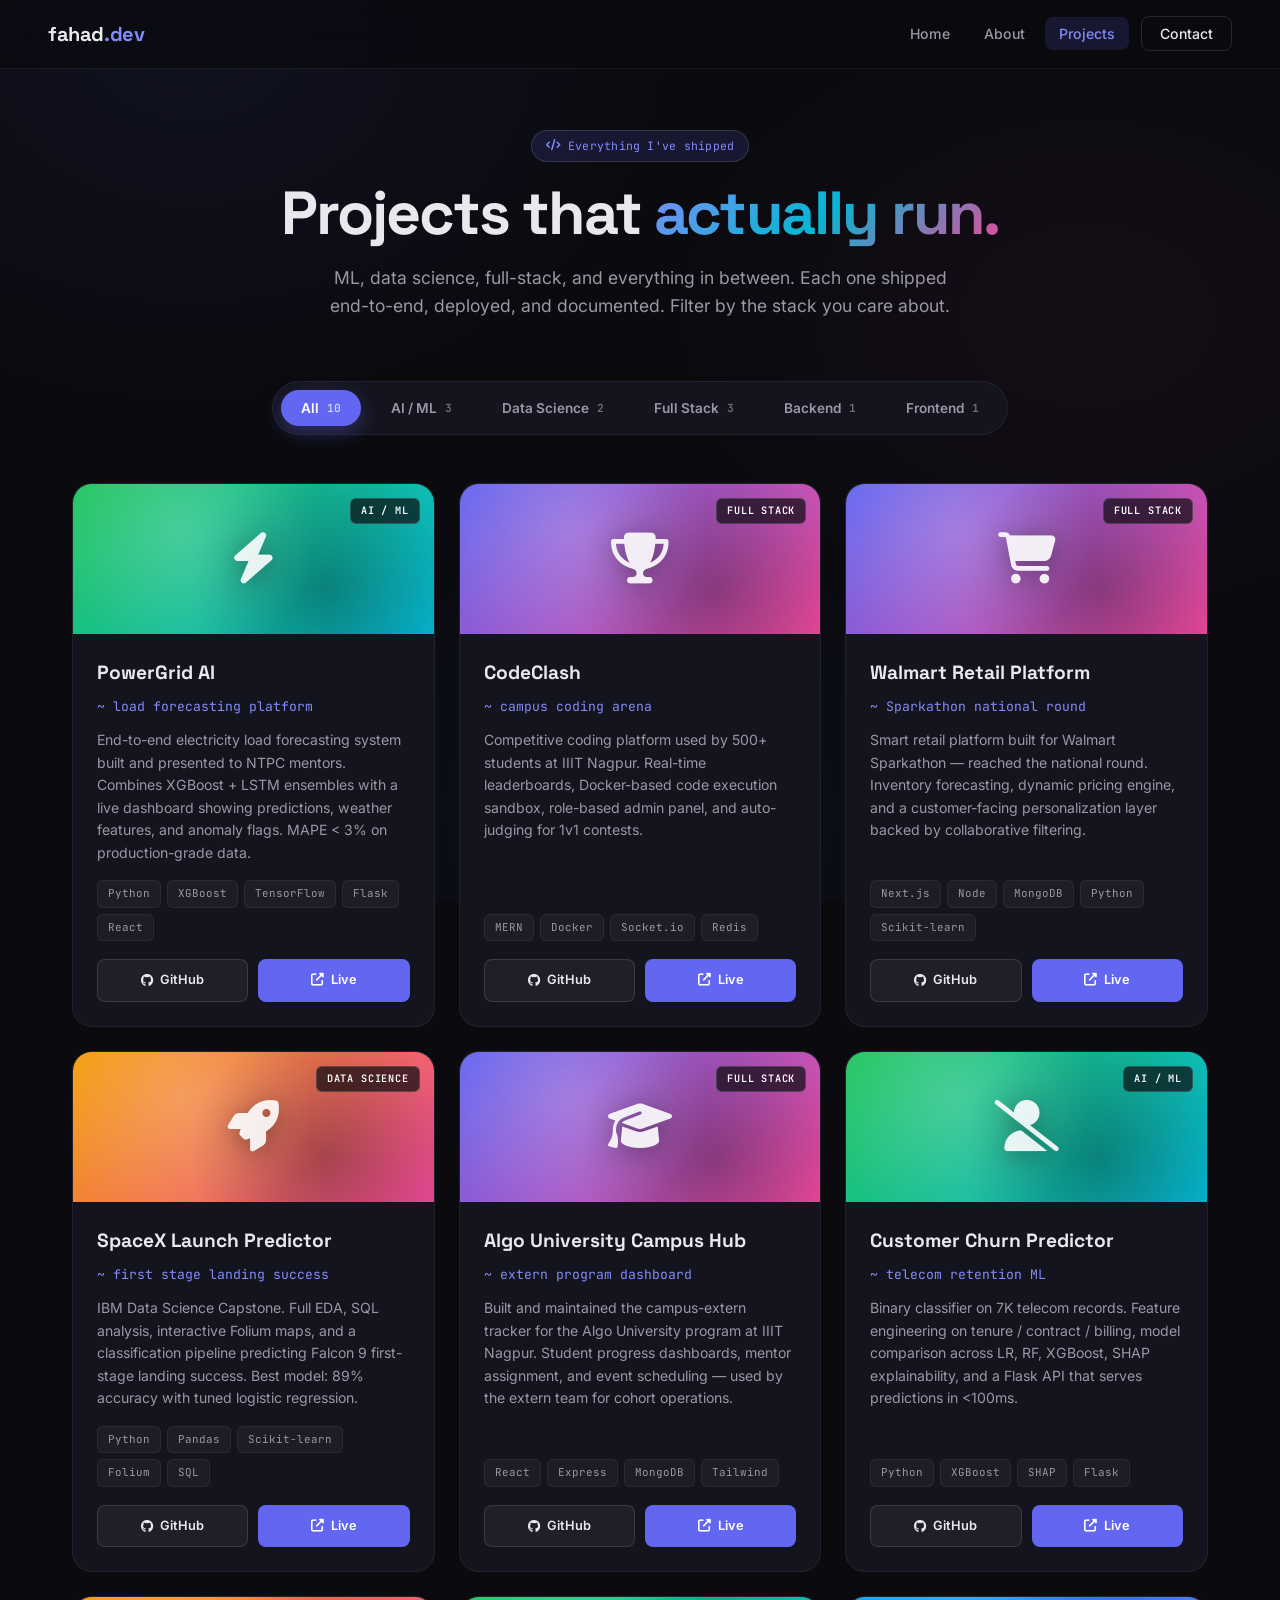
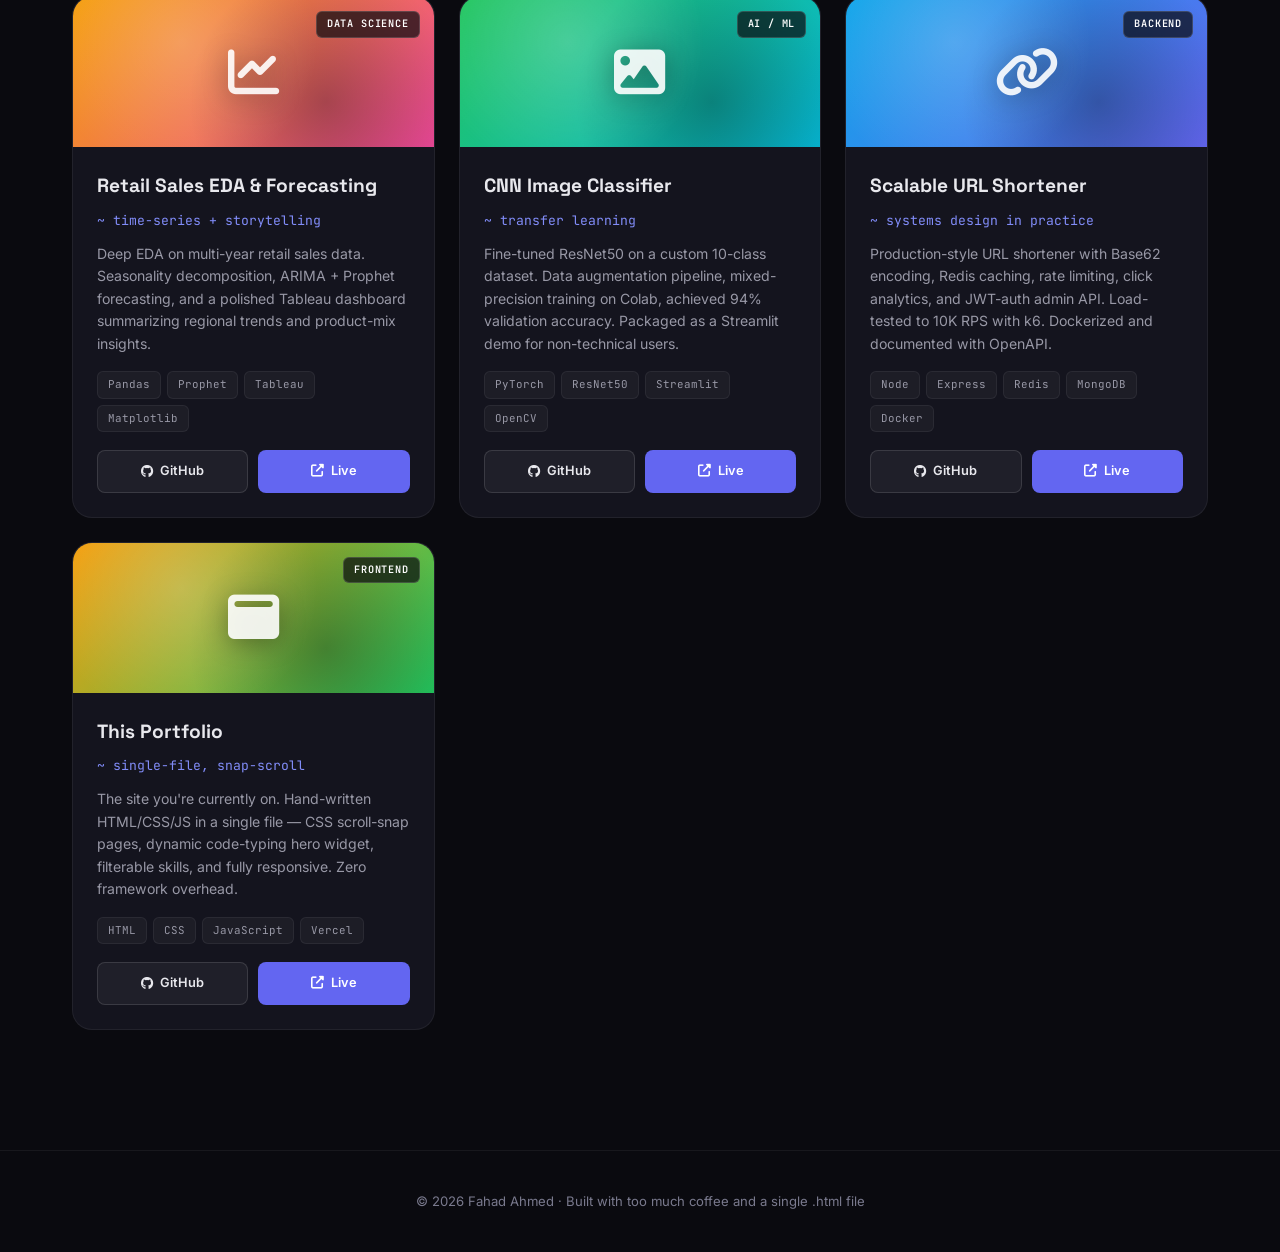
<file: projects.html>
<!DOCTYPE html>
<html lang="en">
<head>
    <meta charset="UTF-8">
    <meta name="viewport" content="width=device-width, initial-scale=1.0">
    <title>Projects — Fahad Ahmed</title>
    <meta name="description" content="All projects by Fahad Ahmed — ML, Data Science, Full-Stack, Backend, and Frontend work.">
    <link rel="preconnect" href="https://fonts.googleapis.com">
    <link rel="preconnect" href="https://fonts.gstatic.com" crossorigin>
    <link href="https://fonts.googleapis.com/css2?family=Inter:wght@300;400;500;600;700;800;900&family=JetBrains+Mono:wght@400;500;600;700&family=Space+Grotesk:wght@400;500;600;700&display=swap" rel="stylesheet">
    <link rel="stylesheet" href="https://cdnjs.cloudflare.com/ajax/libs/font-awesome/6.5.1/css/all.min.css">
    <!-- Shared tokens (design vars, reset, focus ring, reduced-motion, ::selection) -->
    <link rel="stylesheet" href="assets/css/tokens.css">
    <style>
        html { scroll-behavior: smooth; }
        body {
            font-family: var(--font-body);
            background: var(--bg-primary);
            color: var(--text-primary);
            line-height: 1.6;
            -webkit-font-smoothing: antialiased;
            overflow-x: hidden;
            background-image:
                radial-gradient(ellipse 800px 600px at 15% 5%, rgba(99, 102, 241, 0.08), transparent 60%),
                radial-gradient(ellipse 700px 500px at 85% 35%, rgba(236, 72, 153, 0.05), transparent 60%),
                radial-gradient(ellipse 600px 500px at 50% 90%, rgba(6, 182, 212, 0.05), transparent 60%);
            background-attachment: fixed;
        }
        /* Navbar */
        nav {
            position: fixed;
            top: 0; left: 0; right: 0;
            z-index: 100;
            padding: 18px 48px;
            display: flex;
            justify-content: space-between;
            align-items: center;
            background: rgba(10, 10, 15, 0.72);
            backdrop-filter: blur(18px) saturate(140%);
            -webkit-backdrop-filter: blur(18px) saturate(140%);
            border-bottom: 1px solid var(--border);
        }
        .nav-logo {
            font-family: var(--font-heading);
            font-size: 1.25rem;
            font-weight: 700;
            color: var(--text-primary);
            text-decoration: none;
            letter-spacing: -0.02em;
        }
        .nav-logo span { color: var(--accent-light); }
        .nav-links {
            display: flex;
            gap: 6px;
            list-style: none;
            align-items: center;
        }
        .nav-links a {
            color: var(--text-secondary);
            text-decoration: none;
            font-size: 0.88rem;
            font-weight: 500;
            padding: 8px 14px;
            border-radius: 8px;
            transition: var(--transition);
        }
        .nav-links a:hover { color: var(--text-primary); background: rgba(255,255,255,0.04); }
        .nav-links a.active { color: var(--accent-light); background: var(--accent-dim); }
        .nav-cta {
            border: 1px solid var(--border-hover) !important;
            color: var(--text-primary) !important;
            padding: 8px 18px !important;
            margin-left: 6px;
        }
        .nav-cta:hover {
            background: var(--accent) !important;
            border-color: var(--accent) !important;
            color: #fff !important;
        }

        main { padding-top: 130px; padding-bottom: 120px; }
        .container { max-width: 1200px; margin: 0 auto; padding: 0 32px; }

        /* Hero */
        .page-hero {
            text-align: center;
            margin-bottom: 60px;
        }
        .eyebrow {
            display: inline-flex;
            align-items: center;
            gap: 8px;
            padding: 6px 14px;
            border: 1px solid var(--border-hover);
            border-radius: 999px;
            font-family: var(--font-mono);
            font-size: 0.72rem;
            color: var(--accent-light);
            background: var(--accent-dim);
            margin-bottom: 20px;
            letter-spacing: 0.02em;
        }
        h1 {
            font-family: var(--font-heading);
            font-size: clamp(2.4rem, 5vw, 3.8rem);
            font-weight: 800;
            line-height: 1.05;
            letter-spacing: -0.03em;
            margin-bottom: 18px;
        }
        h1 .grad {
            background: linear-gradient(135deg, var(--accent-light) 0%, var(--cyan) 50%, var(--pink) 100%);
            -webkit-background-clip: text;
            background-clip: text;
            color: transparent;
        }
        .lede {
            font-size: 1.1rem;
            color: var(--text-secondary);
            max-width: 620px;
            margin: 0 auto;
        }

        /* Filter tabs */
        .filters {
            display: flex;
            flex-wrap: wrap;
            gap: 10px;
            justify-content: center;
            margin-bottom: 48px;
            padding: 8px;
            background: var(--bg-card);
            border: 1px solid var(--border);
            border-radius: 999px;
            max-width: fit-content;
            margin-left: auto;
            margin-right: auto;
        }
        .filter-btn {
            padding: 10px 20px;
            background: transparent;
            border: none;
            border-radius: 999px;
            color: var(--text-secondary);
            font-family: var(--font-body);
            font-size: 0.85rem;
            font-weight: 600;
            cursor: pointer;
            transition: var(--transition);
            display: inline-flex;
            align-items: center;
            gap: 8px;
        }
        .filter-btn:hover { color: var(--text-primary); }
        .filter-btn.active {
            background: var(--accent);
            color: #fff;
            box-shadow: 0 6px 20px rgba(99, 102, 241, 0.35);
        }
        .filter-btn .count {
            font-family: var(--font-mono);
            font-size: 0.7rem;
            opacity: 0.7;
        }

        /* Grid */
        .projects-grid {
            display: grid;
            grid-template-columns: repeat(auto-fill, minmax(340px, 1fr));
            gap: 24px;
        }

        .project-card {
            background: var(--bg-card);
            border: 1px solid var(--border);
            border-radius: var(--radius-lg);
            overflow: hidden;
            display: flex;
            flex-direction: column;
            transition: var(--transition);
            position: relative;
        }
        .project-card:hover {
            border-color: var(--border-hover);
            background: var(--bg-card-hover);
            transform: translateY(-6px);
            box-shadow: 0 20px 50px rgba(0, 0, 0, 0.3);
        }
        .project-card.hidden { display: none; }

        .card-banner {
            height: 150px;
            background: linear-gradient(135deg, var(--accent) 0%, var(--cyan) 100%);
            position: relative;
            overflow: hidden;
            display: flex;
            align-items: center;
            justify-content: center;
        }
        .card-banner::after {
            content: '';
            position: absolute;
            inset: 0;
            background:
                radial-gradient(circle at 30% 30%, rgba(255,255,255,0.2), transparent 50%),
                radial-gradient(circle at 70% 70%, rgba(0,0,0,0.3), transparent 50%);
        }
        .card-banner i {
            font-size: 3.2rem;
            color: rgba(255,255,255,0.9);
            z-index: 1;
            filter: drop-shadow(0 4px 12px rgba(0,0,0,0.35));
        }
        .project-card[data-cat="ml"] .card-banner { background: linear-gradient(135deg, #22c55e 0%, #06b6d4 100%); }
        .project-card[data-cat="ds"] .card-banner { background: linear-gradient(135deg, #f59e0b 0%, #ec4899 100%); }
        .project-card[data-cat="fullstack"] .card-banner { background: linear-gradient(135deg, #6366f1 0%, #ec4899 100%); }
        .project-card[data-cat="backend"] .card-banner { background: linear-gradient(135deg, #0ea5e9 0%, #6366f1 100%); }
        .project-card[data-cat="frontend"] .card-banner { background: linear-gradient(135deg, #f59e0b 0%, #22c55e 100%); }

        .cat-badge {
            position: absolute;
            top: 14px;
            right: 14px;
            padding: 4px 10px;
            background: rgba(10, 10, 15, 0.7);
            backdrop-filter: blur(6px);
            border: 1px solid rgba(255,255,255,0.15);
            border-radius: 6px;
            font-family: var(--font-mono);
            font-size: 0.64rem;
            color: #fff;
            text-transform: uppercase;
            letter-spacing: 0.08em;
            font-weight: 600;
            z-index: 2;
        }

        .card-body {
            padding: 24px;
            flex: 1;
            display: flex;
            flex-direction: column;
        }
        .card-body h3 {
            font-family: var(--font-heading);
            font-size: 1.2rem;
            font-weight: 700;
            margin-bottom: 8px;
            color: var(--text-primary);
        }
        .card-body .tagline {
            font-size: 0.82rem;
            color: var(--accent-light);
            font-family: var(--font-mono);
            margin-bottom: 12px;
        }
        .card-body p.desc {
            font-size: 0.88rem;
            color: var(--text-secondary);
            margin-bottom: 16px;
            flex: 1;
        }

        .tech-stack {
            display: flex;
            flex-wrap: wrap;
            gap: 6px;
            margin-bottom: 18px;
        }
        .tech-stack span {
            padding: 4px 10px;
            background: rgba(255,255,255,0.04);
            border: 1px solid var(--border);
            border-radius: 6px;
            font-family: var(--font-mono);
            font-size: 0.68rem;
            color: var(--text-secondary);
        }

        .card-btns {
            display: flex;
            gap: 10px;
        }
        .card-btn {
            flex: 1;
            padding: 10px 14px;
            border-radius: 8px;
            font-size: 0.8rem;
            font-weight: 600;
            font-family: var(--font-body);
            text-decoration: none;
            text-align: center;
            transition: var(--transition);
            display: inline-flex;
            align-items: center;
            justify-content: center;
            gap: 7px;
            border: 1px solid transparent;
        }
        .card-btn.github {
            background: rgba(255,255,255,0.05);
            color: var(--text-primary);
            border-color: var(--border-hover);
        }
        .card-btn.github:hover {
            background: rgba(255,255,255,0.09);
            border-color: var(--text-secondary);
        }
        .card-btn.live {
            background: var(--accent);
            color: #fff;
        }
        .card-btn.live:hover {
            background: var(--accent-light);
            box-shadow: 0 6px 18px rgba(99, 102, 241, 0.4);
        }

        /* Footer */
        footer {
            text-align: center;
            padding: 40px 20px;
            color: var(--text-muted);
            font-size: 0.82rem;
            border-top: 1px solid var(--border);
        }

        /* Empty state */
        .empty {
            text-align: center;
            padding: 80px 20px;
            color: var(--text-muted);
            display: none;
        }
        .empty.show { display: block; }
        .empty i { font-size: 2.4rem; margin-bottom: 16px; color: var(--text-muted); display: block; }

        @media (max-width: 900px) {
            nav { padding: 12px 16px; }
            .nav-links { gap: 2px; }
            .nav-links a { padding: 6px 10px; font-size: 0.78rem; }
            .nav-cta { padding: 6px 12px !important; }
            main { padding-top: 100px; padding-bottom: 60px; }
            .container { padding: 0 18px; }
            .page-hero { margin-bottom: 40px; text-align: left; }
            .eyebrow { font-size: 0.66rem; padding: 5px 12px; }
            h1 { font-size: 2.2rem; letter-spacing: -1.5px; margin-bottom: 14px; }
            .lede { font-size: 0.98rem; margin: 0; }
            .filters {
                border-radius: 14px;
                max-width: 100%;
                gap: 6px;
                padding: 6px;
                margin-bottom: 28px;
                justify-content: flex-start;
                overflow-x: auto;
                -webkit-overflow-scrolling: touch;
                flex-wrap: nowrap;
                scrollbar-width: none;
            }
            .filters::-webkit-scrollbar { display: none; }
            .filter-btn {
                padding: 8px 14px;
                font-size: 0.78rem;
                white-space: nowrap;
                flex-shrink: 0;
            }
            .projects-grid { grid-template-columns: 1fr; gap: 16px; }
            .card-banner { height: 130px; }
            .card-banner i { font-size: 2.6rem; }
            .card-body { padding: 20px; }
            .card-body h3 { font-size: 1.12rem; }
            .card-body p.desc { font-size: 0.9rem; }
            .card-btns { flex-direction: column; gap: 8px; }
            .card-btn { min-height: 44px; font-size: 0.85rem; }
            footer { padding: 30px 20px; font-size: 0.76rem; }
        }

        @media (max-width: 600px) {
            nav { padding: 10px 14px; }
            .nav-links a { padding: 5px 8px; font-size: 0.72rem; }
            .nav-cta { padding: 5px 10px !important; font-size: 0.72rem; }
            .container { padding: 0 14px; }
            h1 { font-size: 1.9rem; }
            .lede { font-size: 0.92rem; }
            .card-banner { height: 110px; }
        }

        .reveal {
            opacity: 0;
            transform: translateY(20px);
            transition: opacity 0.7s ease, transform 0.7s ease;
        }
        .reveal.in { opacity: 1; transform: none; }
    </style>
</head>
<body>
    <nav>
        <a href="index.html" class="nav-logo">fahad<span>.dev</span></a>
        <ul class="nav-links">
            <li><a href="index.html">Home</a></li>
            <li><a href="about.html">About</a></li>
            <li><a href="projects.html" class="active">Projects</a></li>
            <li><a href="index.html#contact" class="nav-cta">Contact</a></li>
        </ul>
    </nav>

    <main>
        <div class="container">
            <section class="page-hero reveal">
                <div class="eyebrow"><i class="fas fa-code"></i> Everything I've shipped</div>
                <h1>Projects that <span class="grad">actually run.</span></h1>
                <p class="lede">ML, data science, full-stack, and everything in between. Each one shipped end-to-end, deployed, and documented. Filter by the stack you care about.</p>
            </section>

            <div class="filters reveal">
                <button class="filter-btn active" data-filter="all">All <span class="count">9</span></button>
                <button class="filter-btn" data-filter="ml">AI / ML <span class="count">3</span></button>
                <button class="filter-btn" data-filter="ds">Data Science <span class="count">2</span></button>
                <button class="filter-btn" data-filter="fullstack">Full Stack <span class="count">3</span></button>
                <button class="filter-btn" data-filter="backend">Backend <span class="count">1</span></button>
                <button class="filter-btn" data-filter="frontend">Frontend <span class="count">1</span></button>
            </div>

            <div class="projects-grid reveal">
                <!-- PowerGrid AI -->
                <div class="project-card" data-cat="ml">
                    <div class="card-banner">
                        <i class="fas fa-bolt"></i>
                        <div class="cat-badge">AI / ML</div>
                    </div>
                    <div class="card-body">
                        <h3>PowerGrid AI</h3>
                        <div class="tagline">~ load forecasting platform</div>
                        <p class="desc">End-to-end electricity load forecasting system built and presented to NTPC mentors. Combines XGBoost + LSTM ensembles with a live dashboard showing predictions, weather features, and anomaly flags. MAPE &lt; 3% on production-grade data.</p>
                        <div class="tech-stack">
                            <span>Python</span><span>XGBoost</span><span>TensorFlow</span><span>Flask</span><span>React</span>
                        </div>
                        <div class="card-btns">
                            <a href="https://github.com/FahadAhmed-8" target="_blank" class="card-btn github"><i class="fab fa-github"></i> GitHub</a>
                            <a href="#" target="_blank" class="card-btn live"><i class="fas fa-external-link-alt"></i> Live</a>
                        </div>
                    </div>
                </div>

                <!-- CodeClash -->
                <div class="project-card" data-cat="fullstack">
                    <div class="card-banner">
                        <i class="fas fa-trophy"></i>
                        <div class="cat-badge">Full Stack</div>
                    </div>
                    <div class="card-body">
                        <h3>CodeClash</h3>
                        <div class="tagline">~ campus coding arena</div>
                        <p class="desc">Competitive coding platform used by 500+ students at IIIT Nagpur. Real-time leaderboards, Docker-based code execution sandbox, role-based admin panel, and auto-judging for 1v1 contests.</p>
                        <div class="tech-stack">
                            <span>MERN</span><span>Docker</span><span>Socket.io</span><span>Redis</span>
                        </div>
                        <div class="card-btns">
                            <a href="https://github.com/FahadAhmed-8" target="_blank" class="card-btn github"><i class="fab fa-github"></i> GitHub</a>
                            <a href="#" target="_blank" class="card-btn live"><i class="fas fa-external-link-alt"></i> Live</a>
                        </div>
                    </div>
                </div>

                <!-- Walmart Platform -->
                <div class="project-card" data-cat="fullstack">
                    <div class="card-banner">
                        <i class="fas fa-shopping-cart"></i>
                        <div class="cat-badge">Full Stack</div>
                    </div>
                    <div class="card-body">
                        <h3>Walmart Retail Platform</h3>
                        <div class="tagline">~ Sparkathon national round</div>
                        <p class="desc">Smart retail platform built for Walmart Sparkathon — reached the national round. Inventory forecasting, dynamic pricing engine, and a customer-facing personalization layer backed by collaborative filtering.</p>
                        <div class="tech-stack">
                            <span>Next.js</span><span>Node</span><span>MongoDB</span><span>Python</span><span>Scikit-learn</span>
                        </div>
                        <div class="card-btns">
                            <a href="https://github.com/FahadAhmed-8" target="_blank" class="card-btn github"><i class="fab fa-github"></i> GitHub</a>
                            <a href="#" target="_blank" class="card-btn live"><i class="fas fa-external-link-alt"></i> Live</a>
                        </div>
                    </div>
                </div>

                <!-- SpaceX Predictor -->
                <div class="project-card" data-cat="ds">
                    <div class="card-banner">
                        <i class="fas fa-rocket"></i>
                        <div class="cat-badge">Data Science</div>
                    </div>
                    <div class="card-body">
                        <h3>SpaceX Launch Predictor</h3>
                        <div class="tagline">~ first stage landing success</div>
                        <p class="desc">IBM Data Science Capstone. Full EDA, SQL analysis, interactive Folium maps, and a classification pipeline predicting Falcon 9 first-stage landing success. Best model: 89% accuracy with tuned logistic regression.</p>
                        <div class="tech-stack">
                            <span>Python</span><span>Pandas</span><span>Scikit-learn</span><span>Folium</span><span>SQL</span>
                        </div>
                        <div class="card-btns">
                            <a href="https://github.com/FahadAhmed-8" target="_blank" class="card-btn github"><i class="fab fa-github"></i> GitHub</a>
                            <a href="#" target="_blank" class="card-btn live"><i class="fas fa-external-link-alt"></i> Live</a>
                        </div>
                    </div>
                </div>

                <!-- Algo University Platform -->
                <div class="project-card" data-cat="fullstack">
                    <div class="card-banner">
                        <i class="fas fa-graduation-cap"></i>
                        <div class="cat-badge">Full Stack</div>
                    </div>
                    <div class="card-body">
                        <h3>Algo University Campus Hub</h3>
                        <div class="tagline">~ extern program dashboard</div>
                        <p class="desc">Built and maintained the campus-extern tracker for the Algo University program at IIIT Nagpur. Student progress dashboards, mentor assignment, and event scheduling — used by the extern team for cohort operations.</p>
                        <div class="tech-stack">
                            <span>React</span><span>Express</span><span>MongoDB</span><span>Tailwind</span>
                        </div>
                        <div class="card-btns">
                            <a href="https://github.com/FahadAhmed-8" target="_blank" class="card-btn github"><i class="fab fa-github"></i> GitHub</a>
                            <a href="#" target="_blank" class="card-btn live"><i class="fas fa-external-link-alt"></i> Live</a>
                        </div>
                    </div>
                </div>

                <!-- Churn Predictor -->
                <div class="project-card" data-cat="ml">
                    <div class="card-banner">
                        <i class="fas fa-user-slash"></i>
                        <div class="cat-badge">AI / ML</div>
                    </div>
                    <div class="card-body">
                        <h3>Customer Churn Predictor</h3>
                        <div class="tagline">~ telecom retention ML</div>
                        <p class="desc">Binary classifier on 7K telecom records. Feature engineering on tenure / contract / billing, model comparison across LR, RF, XGBoost, SHAP explainability, and a Flask API that serves predictions in &lt;100ms.</p>
                        <div class="tech-stack">
                            <span>Python</span><span>XGBoost</span><span>SHAP</span><span>Flask</span>
                        </div>
                        <div class="card-btns">
                            <a href="https://github.com/FahadAhmed-8" target="_blank" class="card-btn github"><i class="fab fa-github"></i> GitHub</a>
                            <a href="#" target="_blank" class="card-btn live"><i class="fas fa-external-link-alt"></i> Live</a>
                        </div>
                    </div>
                </div>

                <!-- Sales EDA -->
                <div class="project-card" data-cat="ds">
                    <div class="card-banner">
                        <i class="fas fa-chart-line"></i>
                        <div class="cat-badge">Data Science</div>
                    </div>
                    <div class="card-body">
                        <h3>Retail Sales EDA & Forecasting</h3>
                        <div class="tagline">~ time-series + storytelling</div>
                        <p class="desc">Deep EDA on multi-year retail sales data. Seasonality decomposition, ARIMA + Prophet forecasting, and a polished Tableau dashboard summarizing regional trends and product-mix insights.</p>
                        <div class="tech-stack">
                            <span>Pandas</span><span>Prophet</span><span>Tableau</span><span>Matplotlib</span>
                        </div>
                        <div class="card-btns">
                            <a href="https://github.com/FahadAhmed-8" target="_blank" class="card-btn github"><i class="fab fa-github"></i> GitHub</a>
                            <a href="#" target="_blank" class="card-btn live"><i class="fas fa-external-link-alt"></i> Live</a>
                        </div>
                    </div>
                </div>

                <!-- Image Classifier -->
                <div class="project-card" data-cat="ml">
                    <div class="card-banner">
                        <i class="fas fa-image"></i>
                        <div class="cat-badge">AI / ML</div>
                    </div>
                    <div class="card-body">
                        <h3>CNN Image Classifier</h3>
                        <div class="tagline">~ transfer learning</div>
                        <p class="desc">Fine-tuned ResNet50 on a custom 10-class dataset. Data augmentation pipeline, mixed-precision training on Colab, achieved 94% validation accuracy. Packaged as a Streamlit demo for non-technical users.</p>
                        <div class="tech-stack">
                            <span>PyTorch</span><span>ResNet50</span><span>Streamlit</span><span>OpenCV</span>
                        </div>
                        <div class="card-btns">
                            <a href="https://github.com/FahadAhmed-8" target="_blank" class="card-btn github"><i class="fab fa-github"></i> GitHub</a>
                            <a href="#" target="_blank" class="card-btn live"><i class="fas fa-external-link-alt"></i> Live</a>
                        </div>
                    </div>
                </div>

                <!-- URL Shortener -->
                <div class="project-card" data-cat="backend">
                    <div class="card-banner">
                        <i class="fas fa-link"></i>
                        <div class="cat-badge">Backend</div>
                    </div>
                    <div class="card-body">
                        <h3>Scalable URL Shortener</h3>
                        <div class="tagline">~ systems design in practice</div>
                        <p class="desc">Production-style URL shortener with Base62 encoding, Redis caching, rate limiting, click analytics, and JWT-auth admin API. Load-tested to 10K RPS with k6. Dockerized and documented with OpenAPI.</p>
                        <div class="tech-stack">
                            <span>Node</span><span>Express</span><span>Redis</span><span>MongoDB</span><span>Docker</span>
                        </div>
                        <div class="card-btns">
                            <a href="https://github.com/FahadAhmed-8" target="_blank" class="card-btn github"><i class="fab fa-github"></i> GitHub</a>
                            <a href="#" target="_blank" class="card-btn live"><i class="fas fa-external-link-alt"></i> Live</a>
                        </div>
                    </div>
                </div>

                <!-- Portfolio site (frontend) -->
                <div class="project-card" data-cat="frontend">
                    <div class="card-banner">
                        <i class="fas fa-window-maximize"></i>
                        <div class="cat-badge">Frontend</div>
                    </div>
                    <div class="card-body">
                        <h3>This Portfolio</h3>
                        <div class="tagline">~ single-file, snap-scroll</div>
                        <p class="desc">The site you're currently on. Hand-written HTML/CSS/JS in a single file — CSS scroll-snap pages, dynamic code-typing hero widget, filterable skills, and fully responsive. Zero framework overhead.</p>
                        <div class="tech-stack">
                            <span>HTML</span><span>CSS</span><span>JavaScript</span><span>Vercel</span>
                        </div>
                        <div class="card-btns">
                            <a href="https://github.com/FahadAhmed-8/portfolio" target="_blank" class="card-btn github"><i class="fab fa-github"></i> GitHub</a>
                            <a href="index.html" class="card-btn live"><i class="fas fa-external-link-alt"></i> Live</a>
                        </div>
                    </div>
                </div>
            </div>

            <div class="empty" id="empty">
                <i class="fas fa-folder-open"></i>
                Nothing in this category yet. Check back soon.
            </div>
        </div>
    </main>

    <footer>
        &copy; 2026 Fahad Ahmed · Built with too much coffee and a single .html file
    </footer>

    <script>
        // Filter
        const filterBtns = document.querySelectorAll('.filter-btn');
        const cards = document.querySelectorAll('.project-card');
        const empty = document.getElementById('empty');

        // Compute & update counts from DOM
        const counts = { all: cards.length };
        cards.forEach(c => {
            const cat = c.dataset.cat;
            counts[cat] = (counts[cat] || 0) + 1;
        });
        filterBtns.forEach(btn => {
            const f = btn.dataset.filter;
            const span = btn.querySelector('.count');
            if (span) span.textContent = counts[f] || 0;
        });

        filterBtns.forEach(btn => {
            btn.addEventListener('click', () => {
                filterBtns.forEach(b => b.classList.remove('active'));
                btn.classList.add('active');
                const f = btn.dataset.filter;
                let visible = 0;
                cards.forEach(c => {
                    const show = f === 'all' || c.dataset.cat === f;
                    c.classList.toggle('hidden', !show);
                    if (show) visible++;
                });
                empty.classList.toggle('show', visible === 0);
            });
        });

        // Reveal
        const io = new IntersectionObserver((entries) => {
            entries.forEach(e => {
                if (e.isIntersecting) {
                    e.target.classList.add('in');
                    io.unobserve(e.target);
                }
            });
        }, { threshold: 0.08 });
        document.querySelectorAll('.reveal').forEach(el => io.observe(el));
    </script>
</body>
</html>
</file>
<file: assets/css/tokens.css>
/* ============================================================
   TOKENS — design tokens, universal reset, accessibility helpers
   Load this FIRST on every page. Shared across index, about, projects.
   ============================================================ */

*, *::before, *::after { margin: 0; padding: 0; box-sizing: border-box; }

:root {
    --bg-primary: #0a0a0f;
    --bg-secondary: #0d0d14;
    --bg-tertiary: #1a1a24;
    --bg-card: #14141e;
    --bg-card-hover: #1c1c2a;
    --text-primary: #e8e8ed;
    --text-secondary: #9898a6;
    --text-muted: #7a7a8e; /* bumped from #5a5a6e for WCAG AA contrast on dark bg */
    --accent: #6366f1;
    --accent-light: #818cf8;
    --accent-dim: rgba(99, 102, 241, 0.15);
    --accent-glow: rgba(99, 102, 241, 0.4);
    --green: #22c55e;
    --green-dim: rgba(34, 197, 94, 0.15);
    --orange: #f59e0b;
    --orange-dim: rgba(245, 158, 11, 0.15);
    --cyan: #06b6d4;
    --cyan-dim: rgba(6, 182, 212, 0.15);
    --pink: #ec4899;
    --pink-dim: rgba(236, 72, 153, 0.15);
    --border: rgba(255, 255, 255, 0.06);
    --border-hover: rgba(255, 255, 255, 0.12);
    --border-strong: rgba(255, 255, 255, 0.08);
    --radius: 12px;
    --radius-lg: 20px;
    --transition: 0.3s cubic-bezier(0.4, 0, 0.2, 1);
    --font-body: 'Inter', -apple-system, sans-serif;
    --font-heading: 'Space Grotesk', sans-serif;
    --font-mono: 'JetBrains Mono', monospace;
}

/* ===== SELECTION ===== */
::selection { background: var(--accent-dim); color: var(--accent-light); }

/* ===== KEYBOARD FOCUS RING — WCAG 2.1 AA ===== */
:focus-visible {
    outline: 2px solid var(--accent-light);
    outline-offset: 3px;
    border-radius: 4px;
}
/* Don't double-up on native button/link focus when using mouse */
:focus:not(:focus-visible) { outline: none; }

/* ===== REDUCED MOTION — honour user preference ===== */
@media (prefers-reduced-motion: reduce) {
    *,
    *::before,
    *::after {
        animation-duration: 0.001ms !important;
        animation-iteration-count: 1 !important;
        transition-duration: 0.001ms !important;
        scroll-behavior: auto !important;
    }
}
</file>
<file: assets/css/btn.css>
/* ============================================================
   BTN — unified button component (base + primary / secondary)
   Shared across index, about, projects. Load AFTER tokens.css.
   ============================================================ */

.btn {
    display: inline-flex;
    align-items: center;
    gap: 8px;
    padding: 10px 20px;
    border-radius: 10px;
    font-size: 0.82rem;
    font-weight: 600;
    text-decoration: none;
    transition: all var(--transition);
    cursor: pointer;
    border: none;
    font-family: var(--font-body);
    position: relative;
    overflow: hidden;
}
.btn::before {
    content: '';
    position: absolute;
    top: 0; left: -100%;
    width: 100%; height: 100%;
    background: linear-gradient(90deg, transparent, rgba(255,255,255,0.1), transparent);
    transition: left 0.5s ease;
}
.btn:hover::before { left: 100%; }

/* ===== PRIMARY ===== */
.btn-primary {
    background: var(--accent);
    color: white;
    box-shadow: 0 4px 20px var(--accent-glow);
}
.btn-primary:hover {
    background: var(--accent-light);
    transform: translateY(-2px);
    box-shadow: 0 8px 30px var(--accent-glow);
}
.btn-primary:active {
    transform: translateY(1px) scale(0.97);
    box-shadow: 0 2px 8px var(--accent-glow);
    background: #4f46e5;
}

/* ===== SECONDARY ===== */
.btn-secondary {
    background: var(--bg-tertiary);
    color: var(--text-primary);
    border: 1px solid var(--border);
}
.btn-secondary:hover {
    background: var(--bg-card-hover);
    border-color: var(--accent);
    color: var(--accent-light);
    transform: translateY(-2px);
}
.btn-secondary:active {
    transform: translateY(1px) scale(0.97);
    background: var(--bg-secondary);
}
</file>
<file: assets/css/base.css>
/* ============================================================
   FOUNDATIONS — body, snap container, cursor glow, aurora background, loader, navbar, page wrapper, reveal animations, color helpers, mobile nav, page dots, particles.
   (Design tokens + reset + a11y helpers live in tokens.css — load it first.)
   ============================================================ */

html, body {
    height: 100%;
    overflow: hidden;
}

body {
    font-family: var(--font-body);
    background: var(--bg-primary);
    color: var(--text-primary);
    line-height: 1.6;
    -webkit-font-smoothing: antialiased;
    position: relative;
}

/* ===== DYNAMIC AURORA BACKGROUND ===== */
.aurora-bg {
    position: fixed;
    inset: 0;
    z-index: 0;
    pointer-events: none;
    overflow: hidden;
    background: var(--bg-primary);
}
.aurora-bg::before,
.aurora-bg::after {
    content: '';
    position: absolute;
    border-radius: 50%;
    filter: blur(120px);
    opacity: 0.35;
    mix-blend-mode: screen;
}
.aurora-bg::before {
    width: 60vw;
    height: 60vw;
    background: radial-gradient(circle, rgba(99,102,241,0.55), transparent 70%);
    top: -10%;
    left: -10%;
    animation: auroraDrift1 22s ease-in-out infinite alternate;
}
.aurora-bg::after {
    width: 55vw;
    height: 55vw;
    background: radial-gradient(circle, rgba(236,72,153,0.45), transparent 70%);
    bottom: -15%;
    right: -10%;
    animation: auroraDrift2 28s ease-in-out infinite alternate;
}
.aurora-blob {
    position: absolute;
    border-radius: 50%;
    filter: blur(110px);
    opacity: 0.32;
    mix-blend-mode: screen;
}
.aurora-blob.cyan {
    width: 45vw;
    height: 45vw;
    background: radial-gradient(circle, rgba(6,182,212,0.5), transparent 70%);
    top: 30%;
    left: 35%;
    animation: auroraDrift3 26s ease-in-out infinite alternate;
}
.aurora-blob.violet {
    width: 40vw;
    height: 40vw;
    background: radial-gradient(circle, rgba(129,140,248,0.4), transparent 70%);
    top: 55%;
    left: 5%;
    animation: auroraDrift4 30s ease-in-out infinite alternate;
}
.aurora-grid {
    position: absolute;
    inset: 0;
    background-image:
        linear-gradient(rgba(99,102,241,0.05) 1px, transparent 1px),
        linear-gradient(90deg, rgba(99,102,241,0.05) 1px, transparent 1px);
    background-size: 60px 60px;
    mask-image: radial-gradient(ellipse at center, black 30%, transparent 75%);
    -webkit-mask-image: radial-gradient(ellipse at center, black 30%, transparent 75%);
    animation: gridFloat 40s linear infinite;
}
.aurora-noise {
    position: absolute;
    inset: 0;
    opacity: 0.025;
    background-image: url("data:image/svg+xml,%3Csvg viewBox='0 0 200 200' xmlns='http://www.w3.org/2000/svg'%3E%3Cfilter id='n'%3E%3CfeTurbulence type='fractalNoise' baseFrequency='0.9'/%3E%3C/filter%3E%3Crect width='100%25' height='100%25' filter='url(%23n)'/%3E%3C/svg%3E");
}
@keyframes auroraDrift1 {
    0% { transform: translate(0,0) scale(1); }
    100% { transform: translate(15vw, 10vh) scale(1.15); }
}
@keyframes auroraDrift2 {
    0% { transform: translate(0,0) scale(1); }
    100% { transform: translate(-12vw, -8vh) scale(1.2); }
}
@keyframes auroraDrift3 {
    0% { transform: translate(0,0) scale(1); }
    100% { transform: translate(-10vw, 12vh) scale(1.1); }
}
@keyframes auroraDrift4 {
    0% { transform: translate(0,0) scale(1); }
    100% { transform: translate(14vw, -10vh) scale(1.18); }
}
@keyframes gridFloat {
    0% { background-position: 0 0; }
    100% { background-position: 60px 60px; }
}

/* ===== SNAP CONTAINER ===== */
#snapContainer {
    height: 100%;
    overflow-y: scroll;
    scroll-snap-type: y mandatory;
    scroll-behavior: smooth;
    scrollbar-width: none;
    position: relative;
    z-index: 1;
}
#snapContainer::-webkit-scrollbar { display: none; }

/* ===== CURSOR GLOW ===== */
.cursor-glow {
    position: fixed;
    width: 600px;
    height: 600px;
    border-radius: 50%;
    background: radial-gradient(circle, rgba(99,102,241,0.06) 0%, transparent 70%);
    pointer-events: none;
    z-index: 0;
    transform: translate(-50%, -50%);
    transition: transform 0.1s ease;
}

/* ===== LOADER ===== */
.loader {
    position: fixed; top: 0; left: 0;
    width: 100%; height: 100%;
    background: var(--bg-primary);
    display: flex; flex-direction: column;
    align-items: center; justify-content: center;
    z-index: 10000;
    transition: opacity 0.6s ease, visibility 0.6s ease;
    gap: 40px;
}
.loader.hidden { opacity: 0; visibility: hidden; }
.loader-cube {
    width: 80px; height: 80px;
    position: relative;
    transform-style: preserve-3d;
    animation: rotateCube 8s infinite linear;
}
.loader-cube-face {
    position: absolute;
    width: 80px; height: 80px;
    border: 2px solid var(--accent);
    opacity: 0.3;
}
.loader-cube-face:nth-child(1) { transform: translateZ(40px); }
.loader-cube-face:nth-child(2) { transform: rotateY(180deg) translateZ(40px); }
.loader-cube-face:nth-child(3) { transform: rotateY(90deg) translateZ(40px); }
.loader-cube-face:nth-child(4) { transform: rotateY(-90deg) translateZ(40px); }
.loader-cube-face:nth-child(5) { transform: rotateX(90deg) translateZ(40px); }
.loader-cube-face:nth-child(6) { transform: rotateX(-90deg) translateZ(40px); }
@keyframes rotateCube {
    0% { transform: rotateX(0deg) rotateY(0deg); }
    100% { transform: rotateX(360deg) rotateY(360deg); }
}
.loader-terminal {
    font-family: var(--font-mono);
    font-size: 0.9rem;
    color: var(--accent-light);
    background: rgba(20, 20, 30, 0.8);
    border: 1px solid var(--accent-dim);
    border-radius: 8px;
    padding: 20px;
    width: 280px;
    min-height: 120px;
    line-height: 1.8;
}
.loader-line { opacity: 0; animation: typeLine 0.4s ease forwards; }
.loader-line:nth-child(1) { animation-delay: 0.2s; }
.loader-line:nth-child(2) { animation-delay: 0.8s; }
.loader-line:nth-child(3) { animation-delay: 1.4s; }
.loader-line:nth-child(4) { animation-delay: 2.0s; }
.loader-line .status { color: var(--green); font-weight: 600; margin-left: 20px; }
@keyframes typeLine {
    from { opacity: 0; transform: translateY(-10px); }
    to { opacity: 1; transform: translateY(0); }
}
.loader-percent {
    font-family: var(--font-mono);
    font-size: 1.1rem;
    color: var(--accent);
    font-weight: 700;
    letter-spacing: 2px;
}

/* ===== NAV ===== */
nav {
    position: fixed;
    top: 0;
    left: 50%;
    transform: translateX(-50%);
    z-index: 1000;
    width: calc(100% - 32px);
    max-width: 1100px;
    padding: 0 28px;
    height: 60px;
    display: flex;
    align-items: center;
    justify-content: space-between;
    background: rgba(10, 10, 15, 0.6);
    backdrop-filter: blur(24px);
    -webkit-backdrop-filter: blur(24px);
    border: 1px solid var(--border);
    border-top: none;
    border-radius: 0 0 16px 16px;
    transition: all var(--transition);
    margin-top: 0;
}
nav.scrolled {
    background: rgba(10, 10, 15, 0.92);
    box-shadow: 0 4px 30px rgba(0,0,0,0.4);
    border-color: rgba(99, 102, 241, 0.12);
}
.nav-logo {
    font-family: var(--font-mono);
    font-size: 1.1rem;
    font-weight: 700;
    color: var(--text-primary);
    text-decoration: none;
    letter-spacing: -0.5px;
}
.nav-logo span { color: var(--accent-light); }

.nav-links {
    display: flex;
    align-items: center;
    gap: 6px;
    list-style: none;
}
.nav-links a {
    color: var(--text-secondary);
    text-decoration: none;
    font-size: 0.82rem;
    font-weight: 500;
    padding: 7px 16px;
    border-radius: 8px;
    transition: all var(--transition);
    position: relative;
}
.nav-links a::after {
    content: '';
    position: absolute;
    bottom: 2px;
    left: 50%;
    transform: translateX(-50%);
    width: 0;
    height: 2px;
    background: var(--accent);
    border-radius: 1px;
    transition: width 0.3s cubic-bezier(0.4, 0, 0.2, 1);
}
.nav-links a:hover { color: var(--text-primary); }
.nav-links a:hover::after { width: 60%; }
.nav-links a.active { color: var(--accent-light); }
.nav-links a.active::after { width: 60%; background: var(--accent-light); }
.nav-cta {
    border: 1px solid var(--accent) !important;
    color: var(--accent-light) !important;
    font-weight: 600 !important;
    border-radius: 8px !important;
    padding: 6px 18px !important;
    margin-left: 6px;
    transition: all var(--transition) !important;
}
.nav-cta::after { display: none !important; }
.nav-cta:hover {
    background: var(--accent) !important;
    color: white !important;
    transform: translateY(-1px);
    box-shadow: 0 4px 20px var(--accent-glow);
}

.hamburger {
    display: none;
    flex-direction: column;
    gap: 5px;
    cursor: pointer;
    z-index: 1001;
    /* reset UA button styles — this element is now a <button> for a11y */
    background: transparent;
    border: none;
    padding: 6px;
    color: inherit;
    font: inherit;
}
.hamburger:focus-visible {
    outline: 2px solid var(--accent-light);
    outline-offset: 3px;
    border-radius: 6px;
}
.hamburger span {
    width: 24px; height: 2px;
    background: var(--text-primary);
    transition: all var(--transition);
    border-radius: 2px;
    display: block;
}
.hamburger.active span:nth-child(1) { transform: rotate(45deg) translate(5px, 5px); }
.hamburger.active span:nth-child(2) { opacity: 0; }
.hamburger.active span:nth-child(3) { transform: rotate(-45deg) translate(5px, -5px); }

/* ===== SLIDE PAGES ===== */
.page {
    scroll-snap-align: start;
    scroll-snap-stop: always;
    height: 100vh;
    height: 100dvh;
    width: 100%;
    position: relative;
    display: flex;
    align-items: center;
    justify-content: center;
    padding: 76px 16px 16px; /* 60px nav height + 16px gap on top */
    background: transparent;
}
.page:nth-child(even) { background: var(--bg-secondary); }

.page-inner {
    width: 100%;
    height: 100%;
    max-width: 1200px;
    padding: 70px 40px 32px;
    border: 1px solid var(--border-strong);
    border-radius: 24px;
    background:
        linear-gradient(180deg, rgba(99,102,241,0.02), transparent 40%),
        rgba(20, 20, 30, 0.25);
    backdrop-filter: blur(6px);
    box-shadow:
        0 20px 60px rgba(0, 0, 0, 0.25),
        inset 0 1px 0 rgba(255, 255, 255, 0.03);
    overflow: hidden;
    position: relative;
    display: flex;
    flex-direction: column;
    justify-content: center;
}
.page-inner::-webkit-scrollbar { display: none; }

/* Accent corner on each page */
.page-inner::before {
    content: '';
    position: absolute;
    top: 0;
    left: 32px;
    right: 32px;
    height: 1px;
    background: linear-gradient(90deg, transparent, rgba(99,102,241,0.3), transparent);
}

.section-number {
    position: absolute;
    top: 40px;
    right: 40px;
    font-family: var(--font-heading);
    font-size: 4rem;
    font-weight: 900;
    color: rgba(99, 102, 241, 0.06);
    pointer-events: none;
    letter-spacing: -4px;
    z-index: 1;
}

.section-label {
    font-family: var(--font-mono);
    font-size: 0.72rem;
    color: var(--accent-light);
    text-transform: uppercase;
    letter-spacing: 3px;
    margin-bottom: 8px;
    display: flex;
    align-items: center;
    gap: 12px;
}
.section-label::before {
    content: '';
    width: 24px; height: 1px;
    background: var(--accent);
}
.section-title {
    font-family: var(--font-heading);
    font-size: clamp(1.5rem, 3vw, 2.3rem);
    font-weight: 700;
    color: var(--text-primary);
    margin-bottom: 28px;
    letter-spacing: -1px;
}

/* ===== REVEAL ===== */
.reveal {
    opacity: 0;
    transform: translateY(30px);
    transition: opacity 0.7s cubic-bezier(0.16, 1, 0.3, 1), transform 0.7s cubic-bezier(0.16, 1, 0.3, 1);
}
.reveal.visible { opacity: 1; transform: translateY(0); }
/* Directional reveal variants */
.reveal-left {
    opacity: 0;
    transform: translateX(-40px);
    transition: opacity 0.75s cubic-bezier(0.16, 1, 0.3, 1), transform 0.75s cubic-bezier(0.16, 1, 0.3, 1);
}
.reveal-left.visible { opacity: 1; transform: translateX(0); }
.reveal-right {
    opacity: 0;
    transform: translateX(40px);
    transition: opacity 0.75s cubic-bezier(0.16, 1, 0.3, 1), transform 0.75s cubic-bezier(0.16, 1, 0.3, 1);
}
.reveal-right.visible { opacity: 1; transform: translateX(0); }
.reveal-delay-1 { transition-delay: 0.1s; }
.reveal-delay-2 { transition-delay: 0.2s; }
.reveal-delay-3 { transition-delay: 0.3s; }
.reveal-delay-4 { transition-delay: 0.4s; }
/* ===== COLOR HELPERS ===== */
.bg-accent { background: var(--accent-dim); color: var(--accent-light); }
.bg-green { background: var(--green-dim); color: var(--green); }
.bg-orange { background: var(--orange-dim); color: var(--orange); }
.bg-cyan { background: var(--cyan-dim); color: var(--cyan); }
.bg-pink { background: var(--pink-dim); color: var(--pink); }

/* ===== MOBILE NAV ===== */
.mobile-nav {
    display: none;
    position: fixed;
    top: 0; left: 0;
    width: 100%; height: 100%;
    background: rgba(10,10,15,0.97);
    backdrop-filter: blur(20px);
    z-index: 999;
    flex-direction: column;
    align-items: center;
    justify-content: center;
    gap: 22px;
    opacity: 0;
    visibility: hidden;
    transition: all 0.4s ease;
}
.mobile-nav.active { opacity: 1; visibility: visible; display: flex; }
.mobile-nav a {
    color: var(--text-primary);
    text-decoration: none;
    font-size: 1.4rem;
    font-weight: 600;
    font-family: var(--font-heading);
    transition: all var(--transition);
}
.mobile-nav a:hover, .mobile-nav a.active { color: var(--accent-light); }

/* ===== PAGE INDICATOR DOTS ===== */
.page-dots {
    position: fixed;
    right: 20px;
    top: 50%;
    transform: translateY(-50%);
    z-index: 100;
    display: flex;
    flex-direction: column;
    gap: 10px;
}
.page-dot {
    width: 8px;
    height: 8px;
    border-radius: 50%;
    background: rgba(255,255,255,0.15);
    border: 1px solid rgba(255,255,255,0.1);
    cursor: pointer;
    transition: all var(--transition);
}
.page-dot:hover { background: rgba(99, 102, 241, 0.4); transform: scale(1.3); }
.page-dot.active {
    background: var(--accent);
    box-shadow: 0 0 10px var(--accent-glow);
    transform: scale(1.2);
}

/* ===== PARTICLES ===== */
.particles {
    position: fixed;
    inset: 0;
    pointer-events: none;
    z-index: 0;
    overflow: hidden;
}
.particle {
    position: absolute;
    width: 2px; height: 2px;
    background: var(--accent);
    border-radius: 50%;
    opacity: 0;
    animation: particleFade 6s ease-in-out infinite;
}
@keyframes particleFade {
    0% { opacity: 0; transform: translateY(0); }
    50% { opacity: 0.5; }
    100% { opacity: 0; transform: translateY(-120px); }
}
</file>
<file: assets/css/hero.css>
/* ============================================================
   SECTION 01 — HERO (intro, code widget, primary CTAs)
   ============================================================ */

/* ===== HERO ===== */
.hero-grid-bg {
    position: absolute;
    inset: 0;
    background-image:
        linear-gradient(rgba(99,102,241,0.03) 1px, transparent 1px),
        linear-gradient(90deg, rgba(99,102,241,0.03) 1px, transparent 1px);
    background-size: 60px 60px;
    mask-image: radial-gradient(ellipse 80% 60% at 50% 40%, black 30%, transparent 100%);
    border-radius: 24px;
    pointer-events: none;
}
.hero-orb {
    position: absolute;
    border-radius: 50%;
    filter: blur(80px);
    opacity: 0.4;
    animation: float 8s ease-in-out infinite;
    pointer-events: none;
}
.hero-orb-1 {
    width: 380px; height: 380px;
    background: var(--accent);
    top: 10%; right: 10%;
    opacity: 0.08;
}
.hero-orb-2 {
    width: 280px; height: 280px;
    background: var(--cyan);
    bottom: 20%; left: 5%;
    opacity: 0.06;
    animation-delay: -4s;
}
@keyframes float {
    0%, 100% { transform: translate(0, 0) scale(1); }
    50% { transform: translate(30px, -30px) scale(1.05); }
}

.hero-wrapper {
    display: grid;
    grid-template-columns: 1fr 1fr;
    gap: 40px;
    align-items: center;
    width: 100%;
    position: relative;
    z-index: 2;
}
.hero-content { position: relative; z-index: 1; max-width: 600px; }
.hero-badge {
    display: inline-flex;
    align-items: center;
    gap: 8px;
    padding: 5px 14px;
    background: var(--accent-dim);
    border: 1px solid rgba(99,102,241,0.2);
    border-radius: 100px;
    font-size: 0.72rem;
    font-weight: 500;
    color: var(--accent-light);
    margin-bottom: 18px;
    font-family: var(--font-mono);
}
.hero-badge .pulse {
    width: 7px; height: 7px;
    background: var(--green);
    border-radius: 50%;
    animation: pulse 2s ease-in-out infinite;
}
@keyframes pulse { 0%, 100% { opacity: 1; } 50% { opacity: 0.4; } }
.hero-name {
    font-family: var(--font-heading);
    font-size: clamp(2.4rem, 5.5vw, 4.2rem);
    font-weight: 900;
    line-height: 1.05;
    letter-spacing: -3px;
    margin-bottom: 16px;
}
.hero-name .gradient {
    background: linear-gradient(135deg, var(--accent-light), var(--cyan), var(--accent));
    -webkit-background-clip: text;
    -webkit-text-fill-color: transparent;
    background-clip: text;
}
.hero-subtitle {
    font-size: clamp(0.9rem, 1.4vw, 1.1rem);
    color: var(--text-secondary);
    line-height: 1.65;
    max-width: 540px;
    margin-bottom: 26px;
}
.hero-subtitle strong { color: var(--text-primary); font-weight: 600; }
.hero-actions {
    display: flex;
    gap: 10px;
    flex-wrap: wrap;
    margin-bottom: 32px;
}

/* ===== BUTTONS ===== .btn, .btn-primary, .btn-secondary now live in btn.css */

.hero-stats { display: flex; gap: 32px; }
.hero-stat { position: relative; }
.hero-stat::after {
    content: '';
    position: absolute;
    right: -16px; top: 50%;
    transform: translateY(-50%);
    width: 1px; height: 28px;
    background: var(--border);
}
.hero-stat:last-child::after { display: none; }
.hero-stat-value {
    font-family: var(--font-heading);
    font-size: 1.4rem;
    font-weight: 800;
    color: var(--text-primary);
    line-height: 1;
}
.hero-stat-label { font-size: 0.68rem; color: var(--text-muted); margin-top: 3px; }

/* ===== DYNAMIC CODE WIDGET ===== */
.hero-code-widget {
    position: relative;
    width: 100%;
    height: 360px;
    background: linear-gradient(135deg, rgba(20, 20, 30, 0.85), rgba(25, 25, 35, 0.85));
    border: 1px solid var(--accent-dim);
    border-radius: 16px;
    padding: 20px 24px;
    overflow: hidden;
    box-shadow: 0 0 60px rgba(99, 102, 241, 0.2);
    animation: floatWidget 5s ease-in-out infinite;
}
@keyframes floatWidget {
    0%, 100% { transform: translateY(0px); }
    50% { transform: translateY(-12px); }
}
.hero-code-widget::before {
    content: '';
    position: absolute;
    inset: 0;
    background: radial-gradient(circle at 30% 30%, rgba(99, 102, 241, 0.1), transparent 50%);
    pointer-events: none;
}
.code-header {
    display: flex;
    align-items: center;
    gap: 12px;
    margin-bottom: 14px;
    padding-bottom: 12px;
    border-bottom: 1px solid var(--accent-dim);
    position: relative;
    z-index: 1;
}
.code-dot { width: 12px; height: 12px; border-radius: 50%; }
.code-dot.red { background: #ff5f57; }
.code-dot.yellow { background: #ffbd2e; }
.code-dot.green { background: #28c940; }
.code-filename {
    font-family: var(--font-mono);
    font-size: 0.82rem;
    color: var(--text-secondary);
    margin-left: auto;
}
.code-content {
    font-family: var(--font-mono);
    font-size: 0.85rem;
    line-height: 1.7;
    color: var(--text-secondary);
    position: relative;
    z-index: 1;
    height: 260px;
    overflow: hidden;
    white-space: pre;
}
.code-cursor {
    display: inline-block;
    width: 8px;
    height: 14px;
    background: var(--accent-light);
    vertical-align: middle;
    margin-left: 2px;
    animation: blink 1s infinite;
}
@keyframes blink { 50% { opacity: 0; } }
.tok-k { color: #ec4899; }
.tok-f { color: #06b6d4; }
.tok-s { color: #22c55e; }
.tok-c { color: var(--text-muted); font-style: italic; }
.tok-n { color: #f59e0b; }
.tok-p { color: var(--accent-light); }
</file>
<file: assets/css/experience.css>
/* ============================================================
   SECTION 02 — EXPERIENCE (single integrated card, stat tiles, action buttons)
   ============================================================ */

/* ===== EXPERIENCE ===== */
/* ===== EXPERIENCE — TWO-CARD GRID (Algo University + TantraFiesta) ===== */
.exp-wrapper {
    width: 100%;
    display: grid;
    grid-template-columns: repeat(2, minmax(0, 1fr));
    gap: 24px;
    align-items: stretch;
}

.exp-card {
    background: linear-gradient(135deg, rgba(99,102,241,0.05) 0%, rgba(6,182,212,0.02) 100%);
    border: 1px solid rgba(99,102,241,0.18);
    border-radius: var(--radius-lg);
    padding: 28px 30px;
    position: relative;
    overflow: hidden;
    transition: border-color var(--transition), box-shadow var(--transition);
    display: flex;
    flex-direction: column;
}
.exp-card::before {
    content: '';
    position: absolute;
    top: -60px; right: -60px;
    width: 300px; height: 300px;
    background: radial-gradient(circle, rgba(99,102,241,0.08), transparent 70%);
    border-radius: 50%;
    pointer-events: none;
}
.exp-card:hover {
    border-color: rgba(99,102,241,0.32);
    box-shadow: 0 20px 60px rgba(99,102,241,0.1);
}

/* Top row: company badge left, date right */
.exp-top {
    display: flex;
    align-items: flex-start;
    justify-content: space-between;
    margin-bottom: 18px;
    position: relative;
    z-index: 1;
}
.exp-company-badge {
    display: inline-flex;
    align-items: center;
    gap: 10px;
}
.exp-company-icon {
    width: 42px; height: 42px;
    border-radius: 10px;
    background: var(--accent-dim);
    color: var(--accent-light);
    display: flex; align-items: center; justify-content: center;
    font-size: 1.1rem;
    flex-shrink: 0;
}
.exp-company-name {
    font-family: var(--font-heading);
    font-size: 1.05rem;
    font-weight: 700;
    color: var(--text-primary);
    line-height: 1.2;
}
.exp-company-sub {
    font-size: 0.78rem;
    color: var(--text-secondary);
    margin-top: 2px;
}
.exp-period-badge {
    font-family: var(--font-mono);
    font-size: 0.7rem;
    color: var(--accent-light);
    background: var(--accent-dim);
    border: 1px solid rgba(99,102,241,0.2);
    border-radius: 999px;
    padding: 5px 13px;
    white-space: nowrap;
    flex-shrink: 0;
}

/* Role heading */
.exp-role {
    font-family: var(--font-heading);
    font-size: 1.5rem;
    font-weight: 800;
    color: var(--text-primary);
    letter-spacing: -0.02em;
    line-height: 1.15;
    margin-bottom: 6px;
    position: relative;
    z-index: 1;
}
.exp-type-tag {
    display: inline-flex;
    align-items: center;
    gap: 6px;
    font-family: var(--font-mono);
    font-size: 0.7rem;
    color: var(--green);
    background: rgba(34,197,94,0.1);
    border: 1px solid rgba(34,197,94,0.2);
    border-radius: 6px;
    padding: 3px 10px;
    margin-bottom: 18px;
}
.exp-type-tag::before {
    content: '';
    width: 6px; height: 6px;
    border-radius: 50%;
    background: var(--green);
    animation: pulse 2s ease-in-out infinite;
}

/* Divider */
.exp-divider {
    height: 1px;
    background: linear-gradient(90deg, rgba(99,102,241,0.3), transparent);
    margin-bottom: 18px;
    position: relative;
    z-index: 1;
}

/* Description */
.exp-desc {
    font-size: 0.9rem;
    color: var(--text-secondary);
    line-height: 1.7;
    margin-bottom: 22px;
    position: relative;
    z-index: 1;
    max-width: 820px;
}

/* Stats strip — 2x2 inside each card (works in the 2-col grid and collapses gracefully) */
.exp-stats-strip {
    display: grid;
    grid-template-columns: repeat(2, minmax(0, 1fr));
    gap: 10px;
    margin-bottom: 22px;
    position: relative;
    z-index: 1;
}
.exp-stat-item {
    background: rgba(255,255,255,0.03);
    border: 1px solid var(--border);
    border-radius: var(--radius);
    padding: 12px 14px;
    display: flex;
    align-items: center;
    gap: 10px;
    transition: var(--transition);
    min-width: 0;
}
.exp-stat-item:hover {
    background: rgba(255,255,255,0.05);
    border-color: var(--border-hover);
}
.exp-stat-icon {
    width: 32px; height: 32px;
    border-radius: 8px;
    display: flex; align-items: center; justify-content: center;
    font-size: 0.85rem;
    flex-shrink: 0;
}
.exp-stat-num {
    font-family: var(--font-heading);
    font-size: 1.25rem;
    font-weight: 800;
    color: var(--text-primary);
    line-height: 1;
}
.exp-stat-lbl {
    font-size: 0.72rem;
    color: var(--text-secondary);
    margin-top: 2px;
}

/* Buttons — pinned to bottom so both cards align in the 2-col grid */
.exp-buttons {
    display: flex;
    flex-direction: row;
    gap: 12px;
    position: relative;
    z-index: 1;
    margin-top: auto;
}
.exp-btn-primary {
    display: flex;
    align-items: center;
    justify-content: center;
    gap: 8px;
    flex: 1;
    min-width: 0;
    padding: 13px 22px;
    background: var(--accent);
    color: #fff;
    border: none;
    border-radius: 10px;
    font-size: 0.88rem;
    font-weight: 700;
    font-family: var(--font-body);
    text-decoration: none;
    cursor: pointer;
    transition: var(--transition);
    box-shadow: 0 4px 18px rgba(99,102,241,0.35);
}
.exp-btn-primary:hover {
    background: var(--accent-light);
    transform: translateY(-2px);
    box-shadow: 0 8px 28px rgba(99,102,241,0.45);
}
.exp-btn-primary:active { transform: translateY(1px); box-shadow: none; }
.exp-btn-ghost {
    display: flex;
    align-items: center;
    justify-content: center;
    gap: 8px;
    flex: 1;
    min-width: 0;
    padding: 12px 22px;
    background: transparent;
    color: var(--text-secondary);
    border: 1px solid var(--border-hover);
    border-radius: 10px;
    font-size: 0.88rem;
    font-weight: 700;
    font-family: var(--font-body);
    text-decoration: none;
    cursor: pointer;
    transition: var(--transition);
}
.exp-btn-ghost:hover {
    color: var(--text-primary);
    border-color: var(--accent-light);
    background: var(--accent-dim);
}
</file>
<file: assets/css/projects.css>
/* ============================================================
   SECTION 03 — FEATURED PROJECTS (4-card grid, view-all CTA)
   ============================================================ */

/* ===== PROJECTS (FEATURED 4) ===== */
.projects-grid {
    display: grid;
    grid-template-columns: repeat(2, 1fr);
    gap: 16px;
}
.project-card {
    background: var(--bg-card);
    border: 1px solid var(--border);
    border-radius: var(--radius-lg);
    padding: 22px 24px;
    transition: all 0.4s cubic-bezier(0.16, 1, 0.3, 1);
    position: relative;
    overflow: hidden;
    display: flex;
    flex-direction: column;
}
.project-card::before {
    content: '';
    position: absolute;
    top: 0; left: 0; right: 0;
    height: 2px;
    background: linear-gradient(90deg, var(--accent), var(--cyan));
    opacity: 0;
    transition: opacity var(--transition);
}
.project-card:hover {
    border-color: var(--accent);
    transform: translateY(-6px);
    box-shadow: 0 16px 48px rgba(0,0,0,0.35);
}
.project-card:hover::before { opacity: 1; }
.project-header {
    display: flex;
    align-items: center;
    gap: 14px;
    margin-bottom: 12px;
}
.project-icon {
    width: 42px; height: 42px;
    border-radius: 10px;
    display: flex;
    align-items: center;
    justify-content: center;
    font-size: 1.1rem;
    flex-shrink: 0;
}
.project-card h3 {
    font-family: var(--font-heading);
    font-size: 1.05rem;
    font-weight: 700;
    color: var(--text-primary);
    line-height: 1.2;
}
.project-card .subtitle {
    font-size: 0.72rem;
    color: var(--accent-light);
    font-weight: 500;
    margin-top: 2px;
}
.project-card p {
    color: var(--text-secondary);
    font-size: 0.8rem;
    line-height: 1.55;
    margin-bottom: 14px;
    flex-grow: 1;
}
.project-impact {
    display: flex;
    gap: 6px;
    flex-wrap: wrap;
    margin-bottom: 14px;
}
.impact-badge {
    padding: 4px 10px;
    border-radius: 100px;
    font-size: 0.66rem;
    font-weight: 700;
    font-family: var(--font-mono);
}
.project-buttons {
    display: flex;
    gap: 8px;
}
.project-btn {
    flex: 1;
    padding: 8px 12px;
    border-radius: 8px;
    background: var(--bg-tertiary);
    border: 1px solid var(--border);
    color: var(--text-secondary);
    font-size: 0.72rem;
    font-weight: 600;
    text-decoration: none;
    transition: all var(--transition);
    display: inline-flex;
    align-items: center;
    justify-content: center;
    gap: 5px;
    position: relative;
    overflow: hidden;
}
.project-btn::before {
    content: '';
    position: absolute;
    top: 0; left: -100%;
    width: 100%; height: 100%;
    background: linear-gradient(90deg, transparent, rgba(99,102,241,0.3), transparent);
    transition: left 0.5s ease;
}
.project-btn:hover {
    border-color: var(--accent);
    color: var(--accent-light);
    background: var(--accent-dim);
    transform: translateY(-1px);
    box-shadow: 0 4px 14px var(--accent-glow);
}
.project-btn:hover::before { left: 100%; }
.project-btn:active { transform: translateY(1px) scale(0.97); box-shadow: none; }
/* Demo / video button variant */
.project-btn-demo {
    background: rgba(255, 0, 0, 0.12);
    border-color: rgba(255, 80, 80, 0.3);
    color: #ff6b6b;
}
.project-btn-demo:hover {
    background: rgba(255, 0, 0, 0.2);
    border-color: #ff5555;
    color: #ff9999;
    box-shadow: 0 4px 14px rgba(255, 0, 0, 0.25);
}

.projects-footer {
    margin-top: 20px;
    display: flex;
    justify-content: center;
}
.view-all-btn {
    display: inline-flex;
    align-items: center;
    gap: 10px;
    padding: 15px 40px;
    background: var(--accent);
    color: #fff;
    border: none;
    border-radius: 12px;
    text-decoration: none;
    font-size: 1rem;
    font-weight: 800;
    font-family: var(--font-heading);
    letter-spacing: -0.01em;
    transition: all var(--transition);
    box-shadow: 0 6px 28px rgba(99,102,241,0.45), 0 2px 8px rgba(0,0,0,0.25);
    position: relative;
    overflow: hidden;
}
.view-all-btn::before {
    content: '';
    position: absolute;
    inset: 0;
    background: linear-gradient(135deg, rgba(255,255,255,0.12), transparent);
    pointer-events: none;
}
.view-all-btn:hover {
    background: var(--accent-light);
    transform: translateY(-3px);
    box-shadow: 0 12px 40px rgba(99,102,241,0.6), 0 4px 12px rgba(0,0,0,0.3);
}
.view-all-btn:active { transform: translateY(0); box-shadow: 0 4px 14px rgba(99,102,241,0.35); }
.view-all-btn i { transition: transform var(--transition); font-size: 0.95rem; }
.view-all-btn:hover i { transform: translateX(5px); }
</file>
<file: assets/css/skills.css>
/* ============================================================
   SECTION 04 — SKILLS (filterable category boxes)
   ============================================================ */

/* ===== SKILLS REDESIGN ===== */
.skills-filter {
    display: flex;
    gap: 8px;
    margin-bottom: 20px;
    flex-wrap: wrap;
}
.filter-chip {
    padding: 7px 16px;
    border-radius: 100px;
    background: transparent;
    border: 1px solid var(--border);
    color: var(--text-secondary);
    font-size: 0.76rem;
    font-weight: 600;
    font-family: var(--font-body);
    cursor: pointer;
    transition: all var(--transition);
}
.filter-chip:hover {
    border-color: var(--border-hover);
    color: var(--text-primary);
}
.filter-chip.active {
    background: var(--accent);
    border-color: var(--accent);
    color: white;
    box-shadow: 0 4px 16px var(--accent-glow);
}

.skills-grid {
    display: grid;
    grid-template-columns: repeat(3, 1fr);
    gap: 10px;
}
.skill-box {
    background: var(--bg-card);
    border: 1px solid var(--border);
    border-radius: var(--radius);
    padding: 13px 16px;
    transition: all var(--transition);
    position: relative;
    overflow: hidden;
}
.skill-box::before {
    content: '';
    position: absolute;
    top: 0; left: 0; right: 0;
    height: 2px;
    background: var(--cat-color, var(--accent));
    opacity: 0.5;
    transition: opacity var(--transition);
}
.skill-box:hover {
    transform: translateY(-4px);
    border-color: var(--cat-color, var(--accent));
    box-shadow: 0 8px 28px rgba(0,0,0,0.3);
}
.skill-box:hover::before { opacity: 1; }
.skill-box.hidden { display: none; }

.skill-box-header {
    display: flex;
    align-items: center;
    gap: 8px;
    margin-bottom: 10px;
}
.skill-box-icon {
    width: 32px; height: 32px;
    border-radius: 8px;
    display: flex; align-items: center; justify-content: center;
    font-size: 0.85rem;
    background: color-mix(in srgb, var(--cat-color) 15%, transparent);
    color: var(--cat-color);
}
.skill-box-title {
    font-size: 0.82rem;
    font-weight: 700;
    color: var(--text-primary);
    flex: 1;
}
.skill-box-count {
    font-family: var(--font-mono);
    font-size: 0.68rem;
    color: var(--text-muted);
    background: var(--bg-tertiary);
    padding: 2px 8px;
    border-radius: 6px;
}
.skill-row {
    display: flex;
    align-items: center;
    justify-content: space-between;
    gap: 8px;
    margin-bottom: 5px;
    font-size: 0.7rem;
}
.skill-row:last-child { margin-bottom: 0; }
.skill-row .name {
    color: var(--text-secondary);
    font-weight: 500;
    flex-shrink: 0;
    min-width: 60px;
}
.skill-bar {
    flex: 1;
    height: 5px;
    background: var(--bg-tertiary);
    border-radius: 3px;
    overflow: hidden;
}
.skill-bar-fill {
    height: 100%;
    background: var(--cat-color, var(--accent));
    border-radius: 3px;
    width: 0;
    transition: width 1.2s cubic-bezier(0.16, 1, 0.3, 1);
    box-shadow: 0 0 8px color-mix(in srgb, var(--cat-color) 40%, transparent);
}
.page.in-view .skill-bar-fill { width: var(--lvl); }

/* Skills page — tighter fit so no inner scroll needed */
#skills .page-inner { padding: 50px 32px 14px; }
#skills .section-label { margin-bottom: 2px; }
#skills .section-title { margin-bottom: 12px; }
#skills .skills-filter { margin-bottom: 12px; gap: 6px; }

/* Category colors */
.skill-box[data-cat="lang"] { --cat-color: #818cf8; }
.skill-box[data-cat="ml"] { --cat-color: #22c55e; }
.skill-box[data-cat="web"] { --cat-color: #f59e0b; }
.skill-box[data-cat="db"] { --cat-color: #ec4899; }
.skill-box[data-cat="devops"] { --cat-color: #6366f1; }
.skill-box[data-cat="viz"] { --cat-color: #06b6d4; }
</file>
<file: assets/css/achievements.css>
/* ============================================================
   SECTION 05 — ACHIEVEMENTS (stats, profile cards)
   ============================================================ */

/* ===== ACHIEVEMENTS ===== */
.achievements-grid {
    display: grid;
    grid-template-columns: repeat(3, 1fr);
    gap: 14px;
    margin-bottom: 24px;
}
.ach-card {
    background: var(--bg-card);
    border: 1px solid var(--border);
    border-radius: var(--radius-lg);
    padding: 22px 20px;
    display: flex;
    gap: 16px;
    align-items: center;
    transition: all var(--transition);
}
.ach-card:hover {
    border-color: var(--accent);
    transform: translateY(-4px);
    box-shadow: 0 10px 32px rgba(0,0,0,0.28);
    background: var(--bg-card-hover);
}
.ach-card .ach-icon {
    width: 52px; height: 52px; min-width: 52px;
    border-radius: 14px;
    display: flex; align-items: center; justify-content: center;
    font-size: 1.3rem;
}
.ach-card h4 { font-size: 0.96rem; font-weight: 700; color: var(--text-primary); margin-bottom: 4px; }
.ach-card p { color: var(--text-secondary); font-size: 0.8rem; line-height: 1.45; }
.ach-card.featured {
    grid-column: span 2;
    background: linear-gradient(135deg, rgba(99,102,241,0.08), rgba(6,182,212,0.03));
    border-color: rgba(99,102,241,0.2);
}
.ach-card.featured .ach-icon { width: 58px; height: 58px; min-width: 58px; font-size: 1.5rem; border-radius: 16px; }
.ach-card.featured h4 { font-size: 1.08rem; }
.ach-card.featured p { font-size: 0.84rem; }

.profiles-section h3 {
    font-family: var(--font-heading);
    font-size: 0.88rem;
    margin-bottom: 10px;
    color: var(--text-primary);
}
.marquee-wrapper {
    overflow: clip visible;
    overflow-x: clip;
    position: relative;
    width: 100%;
    padding: 6px 0;
    mask-image: linear-gradient(90deg, transparent 0%, black 8%, black 92%, transparent 100%);
    -webkit-mask-image: linear-gradient(90deg, transparent 0%, black 8%, black 92%, transparent 100%);
}
.marquee-track {
    display: flex;
    gap: 14px;
    width: max-content;
    animation: marquee 25s linear infinite;
}
.marquee-wrapper:hover .marquee-track { animation-play-state: paused; }
@keyframes marquee { 0% { transform: translateX(0); } 100% { transform: translateX(-50%); } }
.profile-card {
    background: linear-gradient(145deg, var(--bg-card), rgba(20,20,30,0.6));
    border: 1px solid var(--border);
    border-radius: var(--radius-lg);
    padding: 18px 22px;
    text-decoration: none;
    transition: all 0.4s cubic-bezier(0.34, 1.56, 0.64, 1);
    display: flex;
    align-items: center;
    gap: 18px;
    min-width: 300px;
    flex-shrink: 0;
    position: relative;
    overflow: hidden;
    isolation: isolate;
}
/* Accent top bar (colour set per platform via data-platform) */
.profile-card::before {
    content: '';
    position: absolute;
    top: 0; left: 0; right: 0;
    height: 2px;
    background: linear-gradient(90deg, var(--platform-color, var(--accent)), transparent);
    transform: scaleX(0);
    transform-origin: left;
    transition: transform 0.45s ease;
}
/* Platform icon badge */
.profile-icon {
    width: 44px; height: 44px;
    border-radius: 12px;
    background: color-mix(in srgb, var(--platform-color, var(--accent)) 15%, transparent);
    border: 1px solid color-mix(in srgb, var(--platform-color, var(--accent)) 30%, transparent);
    display: flex;
    align-items: center;
    justify-content: center;
    flex-shrink: 0;
    transition: all 0.4s ease;
}
.profile-icon img { width: 26px; height: 26px; border-radius: 4px; }
.profile-icon i { font-size: 1.1rem; color: var(--platform-color, var(--accent)); }
/* Per-platform accent colors */
.profile-card[data-platform="leetcode"]   { --platform-color: #FFA116; }
.profile-card[data-platform="codeforces"] { --platform-color: #4C7BD9; }
.profile-card[data-platform="codechef"]   { --platform-color: #f59e0b; }
.profile-card[data-platform="gfg"]        { --platform-color: #22c55e; }
.profile-card[data-platform="codolio"]    { --platform-color: #ec4899; }
.profile-card:hover {
    border-color: color-mix(in srgb, var(--platform-color, var(--accent)) 50%, transparent);
    transform: translateY(-5px) scale(1.02);
    box-shadow: 0 14px 36px color-mix(in srgb, var(--platform-color, var(--accent)) 20%, transparent),
                0 4px 12px rgba(0,0,0,0.3);
}
.profile-card:hover::before { transform: scaleX(1); }
.profile-card:hover .profile-icon {
    background: color-mix(in srgb, var(--platform-color, var(--accent)) 25%, transparent);
    transform: rotate(-8deg) scale(1.1);
}
.profile-info { flex: 1; min-width: 0; }
.profile-card .platform {
    font-weight: 800;
    font-size: 0.9rem;
    color: var(--text-primary);
    display: block;
    margin-bottom: 3px;
    font-family: var(--font-heading);
}
.profile-card .rating {
    font-family: var(--font-mono);
    font-size: 0.78rem;
    font-weight: 700;
    display: block;
    color: var(--platform-color, var(--accent));
    margin-bottom: 2px;
}
.profile-card .detail { font-size: 0.7rem; color: var(--text-secondary); display: block; }
.profile-btn {
    padding: 10px 20px;
    border-radius: 10px;
    background: var(--accent);
    border: none;
    color: #fff;
    font-size: 0.8rem;
    font-weight: 700;
    font-family: var(--font-body);
    text-decoration: none;
    transition: all 0.4s cubic-bezier(0.34, 1.56, 0.64, 1);
    white-space: nowrap;
    box-shadow: 0 4px 14px rgba(99,102,241,0.4);
    flex-shrink: 0;
}
.profile-btn:hover {
    background: var(--accent-light);
    transform: translateY(-2px) scale(1.05);
    box-shadow: 0 8px 22px rgba(99,102,241,0.55);
}
.profile-btn:active { transform: translateY(0) scale(0.97); box-shadow: none; }
</file>
<file: assets/css/leadership.css>
/* ============================================================
   SECTION 06 — LEADERSHIP (marquee row of role cards)
   ============================================================ */

/* ===== LEADERSHIP ===== */
.leadership-featured {
    background: linear-gradient(135deg, rgba(99, 102, 241, 0.08), rgba(6, 182, 212, 0.04));
    border: 1px solid rgba(99, 102, 241, 0.15);
    border-radius: 16px;
    padding: 24px 28px;
    margin-bottom: 18px;
    position: relative;
    overflow: hidden;
    transition: all var(--transition);
}
.leadership-featured::before {
    content: '';
    position: absolute;
    top: -50%; right: -20%;
    width: 240px; height: 240px;
    background: radial-gradient(circle, rgba(99, 102, 241, 0.12), transparent);
    border-radius: 50%;
}
.leadership-featured:hover {
    transform: translateY(-3px);
    border-color: rgba(99, 102, 241, 0.35);
    box-shadow: 0 12px 40px rgba(99, 102, 241, 0.08);
}
.leadership-featured .role {
    font-family: var(--font-heading);
    font-size: 1.25rem;
    font-weight: 800;
    margin-bottom: 3px;
    color: var(--text-primary);
    position: relative;
    z-index: 1;
}
.leadership-featured .org {
    color: var(--accent-light);
    font-size: 0.85rem;
    font-weight: 600;
    margin-bottom: 2px;
    position: relative;
    z-index: 1;
}
.leadership-featured .period {
    font-family: var(--font-mono);
    font-size: 0.72rem;
    color: var(--text-secondary);
    margin-bottom: 12px;
    position: relative;
    z-index: 1;
}
.leadership-featured ul {
    list-style: none;
    display: flex;
    flex-direction: column;
    gap: 5px;
    position: relative;
    z-index: 1;
}
.leadership-featured li {
    color: var(--text-secondary);
    font-size: 0.78rem;
    padding-left: 18px;
    position: relative;
    line-height: 1.5;
}
.leadership-featured li::before {
    content: '▹';
    position: absolute;
    left: 0;
    color: var(--accent-light);
}
.leadership-marquee-section h3 {
    font-family: var(--font-heading);
    font-size: 0.88rem;
    margin-bottom: 10px;
    color: var(--text-primary);
}
.leadership-marquee .marquee-track { animation: marquee 30s linear infinite; }
.lead-card {
    background: var(--bg-card);
    border: 1px solid var(--border);
    border-radius: var(--radius);
    padding: 16px 20px;
    min-width: 260px;
    flex-shrink: 0;
    transition: all var(--transition);
    position: relative;
    padding-left: 30px;
}
/* Each card gets its own accent color via data-color attribute */
.lead-card[data-color="indigo"]  { --card-color: #6366f1; --card-glow: rgba(99,102,241,0.25); }
.lead-card[data-color="cyan"]    { --card-color: #06b6d4; --card-glow: rgba(6,182,212,0.25); }
.lead-card[data-color="pink"]    { --card-color: #ec4899; --card-glow: rgba(236,72,153,0.25); }
.lead-card[data-color="orange"]  { --card-color: #f59e0b; --card-glow: rgba(245,158,11,0.25); }
.lead-card[data-color="green"]   { --card-color: #22c55e; --card-glow: rgba(34,197,94,0.25); }
.lead-card[data-color="violet"]  { --card-color: #a78bfa; --card-glow: rgba(167,139,250,0.25); }

.lead-card::before {
    content: '';
    position: absolute;
    left: 0; top: 0; bottom: 0;
    width: 3px;
    background: linear-gradient(180deg, var(--card-color, var(--accent)), transparent);
    border-radius: 3px 0 0 3px;
}
.lead-card:hover {
    border-color: var(--card-color, var(--accent));
    transform: translateY(-3px);
    box-shadow: 0 6px 22px var(--card-glow, rgba(99,102,241,0.2));
    background: linear-gradient(135deg, rgba(255,255,255,0.03), transparent);
}
.lead-card .role { font-family: var(--font-heading); font-size: 0.85rem; font-weight: 700; margin-bottom: 2px; color: var(--text-primary); }
.lead-card .org { color: var(--card-color, var(--accent-light)); font-size: 0.7rem; font-weight: 600; margin-bottom: 1px; }
.lead-card .period { font-family: var(--font-mono); font-size: 0.62rem; color: var(--text-muted); margin-bottom: 6px; }
.lead-card .highlights { display: flex; flex-wrap: wrap; gap: 4px; }
.lead-card .highlights span {
    padding: 2px 8px;
    background: color-mix(in srgb, var(--card-color, var(--accent)) 12%, transparent);
    border: 1px solid color-mix(in srgb, var(--card-color, var(--accent)) 25%, transparent);
    border-radius: 4px;
    font-size: 0.62rem;
    color: var(--card-color, var(--accent-light));
    font-family: var(--font-mono);
    font-weight: 500;
}
</file>
<file: assets/css/credentials.css>
/* ============================================================
   SECTION 07 — CREDENTIALS (cert cards, stats bar, learning strip)
   ============================================================ */

/* ===== CREDENTIALS (prominent) ===== */
.certs-grid {
    display: grid;
    grid-template-columns: repeat(2, 1fr);
    gap: 18px;
}
.cert-card {
    background: linear-gradient(145deg, var(--bg-card), var(--bg-tertiary));
    border: 1px solid var(--border);
    border-radius: var(--radius-lg);
    padding: 26px 28px;
    transition: all var(--transition);
    display: flex;
    flex-direction: column;
    gap: 0;
    position: relative;
    overflow: hidden;
}
.cert-card::before {
    content: '';
    position: absolute;
    top: 0; left: 0; right: 0;
    height: 3px;
    background: linear-gradient(90deg, var(--accent), var(--cyan));
    opacity: 0;
    transition: opacity var(--transition);
}
.cert-card::after {
    content: '';
    position: absolute;
    top: -50%; right: -30%;
    width: 260px; height: 260px;
    background: radial-gradient(circle, rgba(99,102,241,0.08), transparent);
    border-radius: 50%;
    pointer-events: none;
}
.cert-card:hover {
    border-color: var(--accent);
    transform: translateY(-6px);
    box-shadow: 0 20px 60px rgba(0,0,0,0.3), 0 0 40px rgba(99,102,241,0.1);
}
.cert-card:hover::before { opacity: 1; }
.cert-header {
    display: flex;
    align-items: center;
    gap: 14px;
    margin-bottom: 12px;
    position: relative;
    z-index: 1;
}
.cert-icon {
    width: 48px; height: 48px;
    min-width: 48px;
    border-radius: 12px;
    display: flex;
    align-items: center;
    justify-content: center;
    font-size: 1.3rem;
}
.cert-card h4 {
    font-size: 1rem;
    font-weight: 700;
    color: var(--text-primary);
    margin-bottom: 3px;
    line-height: 1.25;
}
.cert-card .issuer {
    font-size: 0.72rem;
    color: var(--text-secondary);
}
.cert-card .cert-desc {
    color: var(--text-secondary);
    font-size: 0.8rem;
    line-height: 1.6;
    margin-bottom: 14px;
    position: relative;
    z-index: 1;
}
.cert-tags {
    display: flex;
    gap: 6px;
    flex-wrap: wrap;
    margin-bottom: 18px;
    position: relative;
    z-index: 1;
}
.cert-tag {
    padding: 4px 10px;
    background: var(--accent-dim);
    border: 1px solid rgba(99,102,241,0.2);
    border-radius: 100px;
    font-size: 0.68rem;
    color: var(--accent-light);
    font-weight: 500;
}
.cert-actions {
    display: flex;
    gap: 10px;
    margin-top: auto;
    position: relative;
    z-index: 1;
}
.cert-btn {
    flex: 1;
    padding: 10px 16px;
    border-radius: 10px;
    font-size: 0.78rem;
    font-weight: 600;
    text-decoration: none;
    transition: all var(--transition);
    display: inline-flex;
    align-items: center;
    justify-content: center;
    gap: 7px;
    position: relative;
    overflow: hidden;
}
.cert-btn::before {
    content: '';
    position: absolute;
    top: 0; left: -100%; width: 100%; height: 100%;
    background: linear-gradient(90deg, transparent, rgba(255,255,255,0.15), transparent);
    transition: left 0.5s ease;
}
.cert-btn.primary {
    background: var(--accent);
    color: white;
    box-shadow: 0 4px 14px var(--accent-glow);
}
.cert-btn.primary:hover {
    background: var(--accent-light);
    transform: translateY(-2px);
    box-shadow: 0 6px 20px var(--accent-glow);
}
.cert-btn.primary:active { transform: translateY(1px) scale(0.97); }
.cert-btn.primary:hover::before { left: 100%; }
.cert-btn.secondary {
    background: var(--bg-tertiary);
    color: var(--text-primary);
    border: 1px solid var(--border);
}
.cert-btn.secondary:hover {
    border-color: var(--accent);
    color: var(--accent-light);
    background: var(--accent-dim);
    transform: translateY(-2px);
}
.cert-btn.secondary:active { transform: translateY(1px) scale(0.97); }
.cert-btn.secondary:hover::before { left: 100%; }

/* ===== CREDENTIALS EXTRAS ===== */
.cert-stats {
    display: grid;
    grid-template-columns: repeat(4, 1fr);
    gap: 12px;
    margin-bottom: 18px;
}
.cert-stat {
    background: linear-gradient(145deg, var(--bg-card), rgba(20,20,30,0.4));
    border: 1px solid var(--border);
    border-radius: 14px;
    padding: 14px 16px;
    text-align: left;
    position: relative;
    overflow: hidden;
    transition: all var(--transition);
}
.cert-stat::before {
    content: '';
    position: absolute;
    top: 0; left: 0;
    width: 100%; height: 2px;
    background: linear-gradient(90deg, var(--accent), var(--cyan));
    transform: scaleX(0);
    transform-origin: left;
    transition: transform 0.5s ease;
}
.cert-stat:hover {
    transform: translateY(-3px);
    border-color: var(--border-hover);
    box-shadow: 0 8px 24px rgba(0,0,0,0.25);
}
.cert-stat:hover::before { transform: scaleX(1); }
.cert-stat .num {
    font-family: var(--font-heading);
    font-size: 1.7rem;
    font-weight: 800;
    background: linear-gradient(135deg, var(--accent-light), var(--cyan));
    -webkit-background-clip: text;
    -webkit-text-fill-color: transparent;
    line-height: 1;
    margin-bottom: 4px;
}
.cert-stat .label {
    font-size: 0.7rem;
    color: var(--text-secondary);
    font-weight: 500;
}
.learning-strip {
    margin-top: 16px;
    padding: 16px 20px;
    background: linear-gradient(120deg, rgba(99,102,241,0.08), rgba(6,182,212,0.06));
    border: 1px solid var(--border);
    border-radius: 14px;
    display: flex;
    align-items: center;
    justify-content: space-between;
    gap: 18px;
    flex-wrap: wrap;
}
.learning-strip .ls-left {
    display: flex;
    align-items: center;
    gap: 14px;
}
.learning-strip .ls-icon {
    width: 42px; height: 42px;
    border-radius: 11px;
    background: var(--accent-dim);
    color: var(--accent-light);
    display: flex;
    align-items: center;
    justify-content: center;
    font-size: 1.1rem;
}
.learning-strip .ls-title {
    font-size: 0.92rem;
    font-weight: 700;
    color: var(--text-primary);
    margin-bottom: 2px;
}
.learning-strip .ls-sub {
    font-size: 0.74rem;
    color: var(--text-secondary);
}
.learning-pills {
    display: flex;
    gap: 6px;
    flex-wrap: wrap;
}
.learning-pill {
    padding: 5px 12px;
    background: var(--bg-card);
    border: 1px solid var(--border);
    border-radius: 100px;
    font-size: 0.7rem;
    color: var(--text-secondary);
    font-weight: 500;
    transition: all var(--transition);
}
.learning-pill:hover {
    border-color: var(--accent);
    color: var(--accent-light);
    transform: translateY(-2px);
}
</file>
<file: assets/css/contact.css>
/* ============================================================
   SECTION 08 — CONTACT (info cards, social icons, footer)
   ============================================================ */

/* ===== CONTACT REDESIGN ===== */
#contact .page-inner { padding: 70px 40px 32px; }
.contact-wrapper {
    display: grid;
    grid-template-columns: 1.1fr 1fr;
    gap: 56px;
    align-items: center;
    width: 100%;
}
.contact-left {}
.contact-badge {
    display: inline-flex;
    align-items: center;
    gap: 8px;
    padding: 5px 14px;
    background: var(--accent-dim);
    border: 1px solid rgba(99,102,241,0.2);
    border-radius: 100px;
    font-size: 0.72rem;
    font-weight: 500;
    color: var(--accent-light);
    margin-bottom: 22px;
    font-family: var(--font-mono);
}
.contact-badge .pulse { width: 7px; height: 7px; background: var(--green); border-radius: 50%; animation: pulse 2s ease-in-out infinite; }
.contact-heading {
    font-family: var(--font-heading);
    font-size: clamp(2rem, 4.8vw, 3.4rem);
    font-weight: 900;
    letter-spacing: -2.5px;
    line-height: 1;
    margin-bottom: 22px;
}
.contact-heading .gradient {
    background: linear-gradient(135deg, var(--accent-light), var(--cyan), var(--accent));
    -webkit-background-clip: text;
    -webkit-text-fill-color: transparent;
    background-clip: text;
}
.contact-sub {
    color: var(--text-secondary);
    font-size: 0.92rem;
    line-height: 1.65;
    margin-bottom: 22px;
    max-width: 480px;
}
.contact-sub strong { color: var(--text-primary); }
.contact-tags {
    display: flex;
    gap: 8px;
    flex-wrap: wrap;
    margin-bottom: 22px;
}
.contact-tag {
    padding: 7px 16px;
    background: var(--bg-card);
    border: 1px solid var(--border);
    border-radius: 100px;
    font-size: 0.74rem;
    font-weight: 500;
    color: var(--text-secondary);
    transition: all var(--transition);
}
.contact-tag:hover {
    border-color: var(--accent);
    color: var(--accent-light);
    transform: translateY(-2px);
}
.contact-social {
    display: flex;
    gap: 10px;
}
.social-icon {
    width: 46px; height: 46px;
    border-radius: 12px;
    background: var(--bg-card);
    border: 1px solid var(--border);
    display: flex;
    align-items: center;
    justify-content: center;
    color: var(--text-secondary);
    text-decoration: none;
    font-size: 1.05rem;
    transition: all 0.4s cubic-bezier(0.34, 1.56, 0.64, 1);
    position: relative;
    overflow: hidden;
}
.social-icon::before {
    content: '';
    position: absolute;
    inset: 0;
    background: linear-gradient(135deg, var(--accent), var(--cyan));
    opacity: 0;
    transition: opacity 0.4s ease;
    z-index: 0;
}
.social-icon i,
.social-icon img { position: relative; z-index: 1; transition: transform 0.4s ease; border-radius: 6px; }
.social-icon:hover {
    border-color: transparent;
    color: #fff;
    transform: translateY(-5px) rotate(-4deg) scale(1.08);
    box-shadow: 0 10px 28px var(--accent-glow);
}
/* Custom SVG icons — no gradient wash, keep image clean */
.social-icon-img::before { display: none; }
.social-icon-img:hover { border-color: rgba(255,255,255,0.15); box-shadow: 0 10px 28px rgba(255,255,255,0.12); }
.social-icon:hover::before { opacity: 1; }
.social-icon:hover i { transform: scale(1.15); }

.contact-right {
    display: flex;
    flex-direction: column;
    gap: 12px;
}
.contact-card {
    background: var(--bg-card);
    border: 1px solid var(--border);
    border-radius: var(--radius);
    padding: 18px 22px;
    display: flex;
    align-items: center;
    gap: 16px;
    text-decoration: none;
    transition: all 0.45s cubic-bezier(0.34, 1.56, 0.64, 1);
    position: relative;
    overflow: hidden;
    isolation: isolate;
}
.contact-card::before {
    content: '';
    position: absolute;
    inset: 0;
    background: linear-gradient(120deg, transparent 30%, rgba(99,102,241,0.18) 50%, transparent 70%);
    transform: translateX(-100%);
    transition: transform 0.7s ease;
    z-index: -1;
}
.contact-card::after {
    content: '';
    position: absolute;
    left: 0; top: 0; bottom: 0;
    width: 3px;
    background: linear-gradient(180deg, var(--accent), var(--cyan));
    transform: scaleY(0);
    transform-origin: top;
    transition: transform 0.4s ease;
    z-index: 1;
}
.contact-card:hover {
    border-color: var(--accent);
    background: var(--bg-card-hover);
    transform: translateX(8px) translateY(-2px);
    box-shadow: 0 12px 32px rgba(99,102,241,0.25);
}
.contact-card:hover::before { transform: translateX(100%); }
.contact-card:hover::after { transform: scaleY(1); }
.contact-card:hover .c-icon { transform: rotate(-8deg) scale(1.1); box-shadow: 0 6px 18px var(--accent-glow); }
.contact-card:hover .c-value { color: var(--accent-light); }
.contact-card .c-icon {
    width: 44px; height: 44px;
    min-width: 44px;
    border-radius: 12px;
    display: flex;
    transition: all 0.4s cubic-bezier(0.34, 1.56, 0.64, 1);
    align-items: center;
    justify-content: center;
    font-size: 1rem;
}
.contact-card .c-label {
    font-size: 0.66rem;
    text-transform: uppercase;
    letter-spacing: 1px;
    color: var(--text-muted);
    font-weight: 600;
    margin-bottom: 1px;
}
.contact-card .c-value {
    font-size: 0.85rem;
    color: var(--text-primary);
    font-weight: 600;
    word-break: break-all;
    transition: color 0.4s ease;
}

.contact-footer {
    position: absolute;
    bottom: 16px;
    left: 40px;
    right: 40px;
    display: flex;
    justify-content: space-between;
    align-items: center;
    font-family: var(--font-mono);
    font-size: 0.68rem;
    color: var(--text-muted);
    padding-top: 12px;
    border-top: 1px solid var(--border);
}
.contact-footer a {
    color: var(--accent-light);
    text-decoration: none;
}
</file>
<file: assets/css/responsive.css>
/* ============================================================
   RESPONSIVE OVERRIDES (load last) — tablet & mobile breakpoints
   ============================================================ */

/* ===== 1200px: tablet — stack hero/exp/contact, hide code widget ===== */
@media (max-width: 1200px) {
    .hero-wrapper { grid-template-columns: 1fr; }
    .hero-code-widget { display: none; }
    .exp-wrapper { grid-template-columns: 1fr; gap: 20px; }
    .contact-wrapper { grid-template-columns: 1fr; gap: 28px; }
}

/* ===== 900px: MOBILE OVERHAUL =================================
   Kill scroll-snap entirely on mobile so every section can grow
   to fit its own content. Typography, grids, buttons, and stat
   strips all get re-tuned for a phone-first feel.
   ============================================================ */
@media (max-width: 900px) {
    /* Release the snap lock — normal top-to-bottom scroll */
    #snapContainer {
        scroll-snap-type: none;
        scroll-behavior: smooth;
    }

    .page {
        scroll-snap-align: none;
        scroll-snap-stop: normal;
        height: auto;
        min-height: auto;
        padding: 14px 12px;
        align-items: stretch;
    }
    .page:first-child { padding-top: 84px; } /* breathing room under fixed nav */
    .page:last-child { padding-bottom: 28px; }

    .page-inner {
        height: auto;
        min-height: auto;
        padding: 40px 22px 32px;
        border-radius: 20px;
        justify-content: flex-start;
    }

    /* Side-dot nav is snap-specific — irrelevant on mobile */
    .page-dots { display: none; }

    /* Nav */
    nav { padding: 0 18px; }
    .nav-links { display: none; }
    .hamburger { display: flex; }

    /* Mobile menu items */
    .mobile-nav { gap: 28px; }
    .mobile-nav a { font-size: 1.5rem; padding: 6px 22px; }

    /* Section chrome — shrink, nudge, de-overlap */
    .section-number {
        font-size: 2.6rem;
        top: 18px;
        right: 20px;
        letter-spacing: -2px;
    }
    .section-label {
        font-size: 0.68rem;
        letter-spacing: 2px;
        margin-bottom: 10px;
    }
    .section-title {
        font-size: 1.7rem;
        margin-bottom: 22px;
        letter-spacing: -1px;
        line-height: 1.15;
    }

    /* ===== HERO ===== */
    .hero-orb-1 { width: 220px; height: 220px; top: 4%; right: -5%; }
    .hero-orb-2 { width: 180px; height: 180px; bottom: 6%; left: -8%; }

    .hero-badge {
        font-size: 0.7rem;
        padding: 6px 12px;
        margin-bottom: 14px;
    }
    .hero-name {
        font-size: 3rem;
        letter-spacing: -2px;
        margin-bottom: 14px;
    }
    .hero-subtitle {
        font-size: 1rem;
        line-height: 1.6;
        margin-bottom: 22px;
    }

    .hero-actions {
        flex-direction: column;
        gap: 10px;
        margin-bottom: 26px;
    }
    .btn {
        width: 100%;
        justify-content: center;
        padding: 13px 20px;
        font-size: 0.9rem;
        min-height: 46px;
    }

    /* Hero stats: 2x2 grid, no dividers (they overflow on phones) */
    .hero-stats {
        display: grid;
        grid-template-columns: repeat(2, 1fr);
        gap: 14px 18px;
    }
    .hero-stat { padding: 0; }
    .hero-stat::after { display: none; }
    .hero-stat-value { font-size: 1.35rem; }
    .hero-stat-label { font-size: 0.7rem; margin-top: 4px; }

    /* ===== EXPERIENCE ===== */
    .exp-top {
        flex-direction: column;
        align-items: flex-start;
        gap: 12px;
    }
    .exp-period-badge { align-self: flex-start; }
    .exp-desc { font-size: 0.92rem; line-height: 1.6; }

    /* 4-up stats strip overflows on phones — go 2x2 */
    .exp-stats-strip {
        grid-template-columns: repeat(2, 1fr);
        gap: 10px;
    }
    .exp-stat-item { padding: 12px; }
    .exp-stat-num { font-size: 1.05rem; }
    .exp-stat-lbl { font-size: 0.68rem; }

    .exp-buttons {
        flex-direction: column;
        gap: 10px;
    }
    .exp-btn-primary,
    .exp-btn-ghost {
        width: 100%;
        justify-content: center;
        min-height: 46px;
    }

    /* ===== PROJECTS (featured) ===== */
    .projects-grid { grid-template-columns: 1fr; gap: 14px; }
    .project-card.desktop-only { display: none; }
    .project-card { padding: 22px; }

    /* ===== SKILLS ===== */
    .skills-grid { grid-template-columns: 1fr; gap: 14px; }
    .skills-filter {
        gap: 6px;
        flex-wrap: wrap;
        justify-content: flex-start;
    }
    .filter-chip {
        font-size: 0.76rem;
        padding: 7px 12px;
    }

    /* ===== ACHIEVEMENTS ===== */
    .achievements-grid {
        grid-template-columns: 1fr;
        gap: 10px;
    }
    .ach-card.featured { grid-column: span 1; }
    .ach-card { padding: 18px; }

    /* Marquee: profile + leadership cards sized for thumbs */
    .profile-card { min-width: 220px; }
    .lead-card { min-width: 220px; }

    /* ===== LEADERSHIP ===== */
    .leadership-featured { padding: 22px; }
    .leadership-featured .role { font-size: 1.15rem; }
    .leadership-featured .org { font-size: 0.9rem; }
    .leadership-featured ul { padding-left: 18px; }
    .leadership-featured ul li { font-size: 0.9rem; }

    /* ===== CREDENTIALS ===== */
    .certs-grid { grid-template-columns: 1fr; gap: 14px; }
    .cert-stats {
        grid-template-columns: repeat(2, 1fr);
        gap: 10px;
    }
    .cert-stat { padding: 16px 12px; }
    .cert-stat .num { font-size: 1.6rem; }
    .cert-stat .label { font-size: 0.72rem; }
    .cert-card { padding: 22px; }
    .cert-actions {
        flex-direction: column;
        gap: 8px;
    }
    .cert-btn {
        width: 100%;
        justify-content: center;
        min-height: 44px;
    }
    .learning-strip {
        flex-direction: column;
        align-items: flex-start;
        gap: 14px;
        padding: 20px;
    }

    /* ===== CONTACT ===== */
    .contact-wrapper { gap: 20px; }
    .contact-heading { font-size: 2rem; line-height: 1.1; }
    .contact-sub { font-size: 0.95rem; }
    .contact-tags {
        justify-content: flex-start;
        flex-wrap: wrap;
    }
    .contact-social {
        justify-content: flex-start;
        flex-wrap: wrap;
        gap: 10px;
    }
    .contact-card { padding: 16px; }
    .contact-card .c-value { font-size: 0.85rem; }

    /* Footer was absolutely positioned for fixed-height pages.
       With auto-height pages it needs to flow inline. */
    .contact-footer {
        position: static;
        margin-top: 28px;
        left: auto;
        right: auto;
        font-size: 0.68rem;
        flex-direction: column;
        align-items: flex-start;
        gap: 6px;
    }
}

/* ===== 600px: PHONES — final tightening ===== */
@media (max-width: 600px) {
    .page { padding: 10px 8px; }
    .page:first-child { padding-top: 76px; }
    .page-inner { padding: 30px 16px 26px; border-radius: 16px; }

    .section-number { font-size: 2.1rem; top: 14px; right: 16px; letter-spacing: -1.5px; }
    .section-title { font-size: 1.45rem; margin-bottom: 18px; }
    .section-label { font-size: 0.64rem; letter-spacing: 1.5px; }

    /* Hero scales down a touch more on small phones */
    .hero-name { font-size: 2.4rem; letter-spacing: -1.5px; }
    .hero-subtitle { font-size: 0.95rem; }
    .hero-badge { font-size: 0.66rem; }
    .hero-stat-value { font-size: 1.2rem; }
    .hero-stat-label { font-size: 0.66rem; }

    /* Experience */
    .exp-role { font-size: 1.05rem; }
    .exp-company-name { font-size: 0.95rem; }
    .exp-desc { font-size: 0.88rem; }

    /* Contact */
    .contact-heading { font-size: 1.7rem; }
    .contact-sub { font-size: 0.9rem; }
}
</file>
